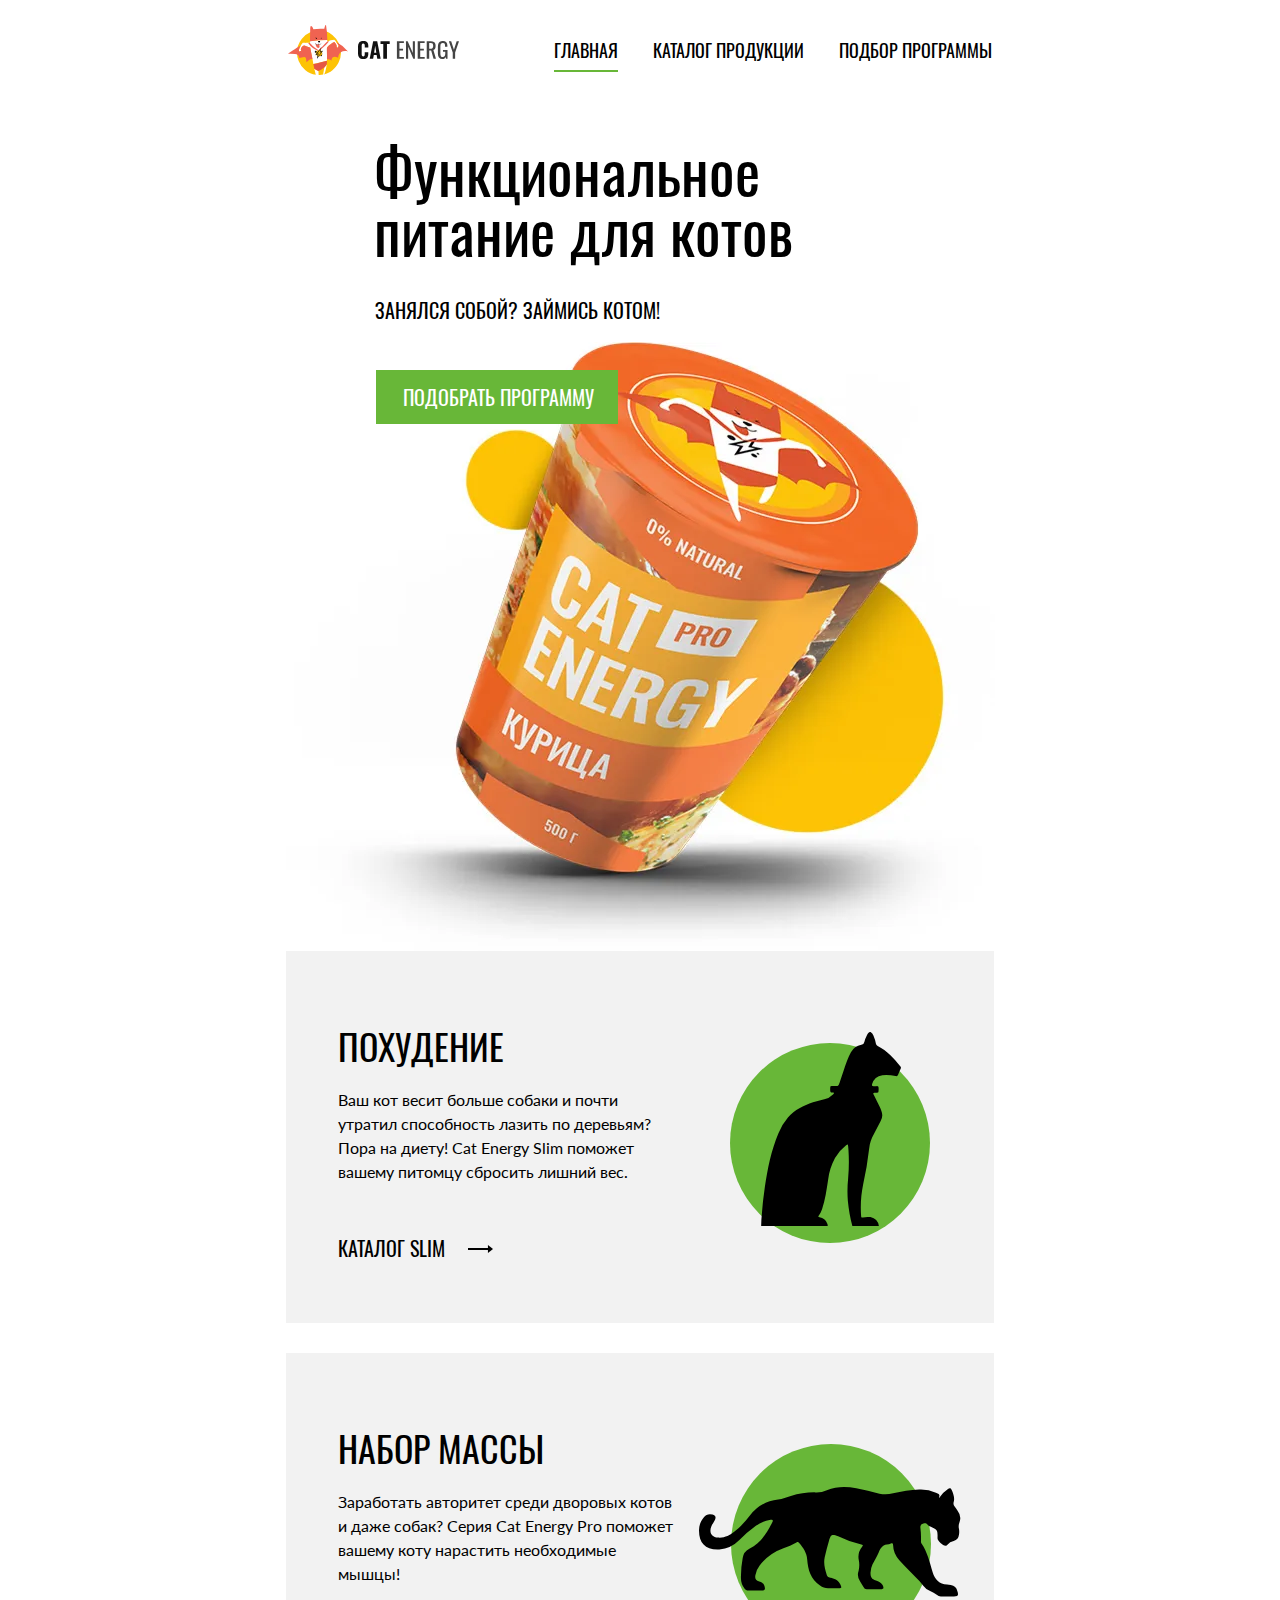
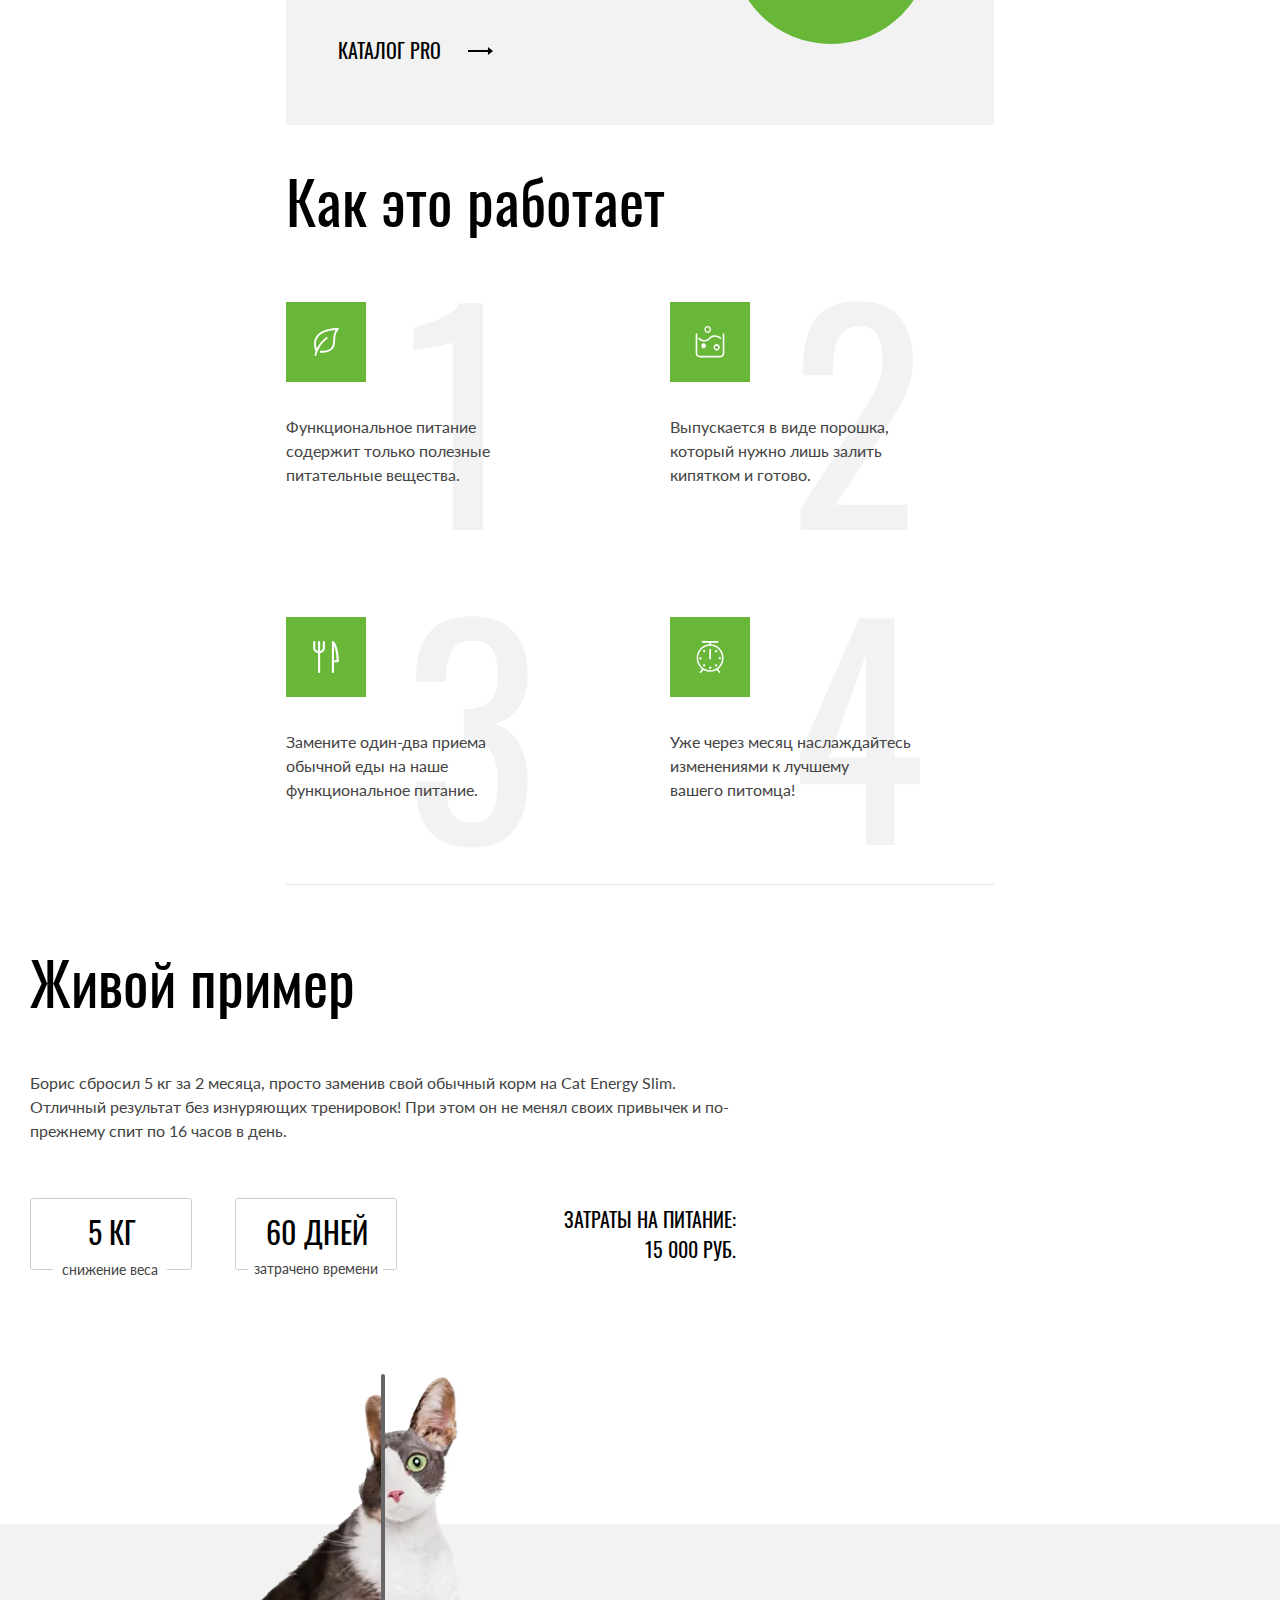
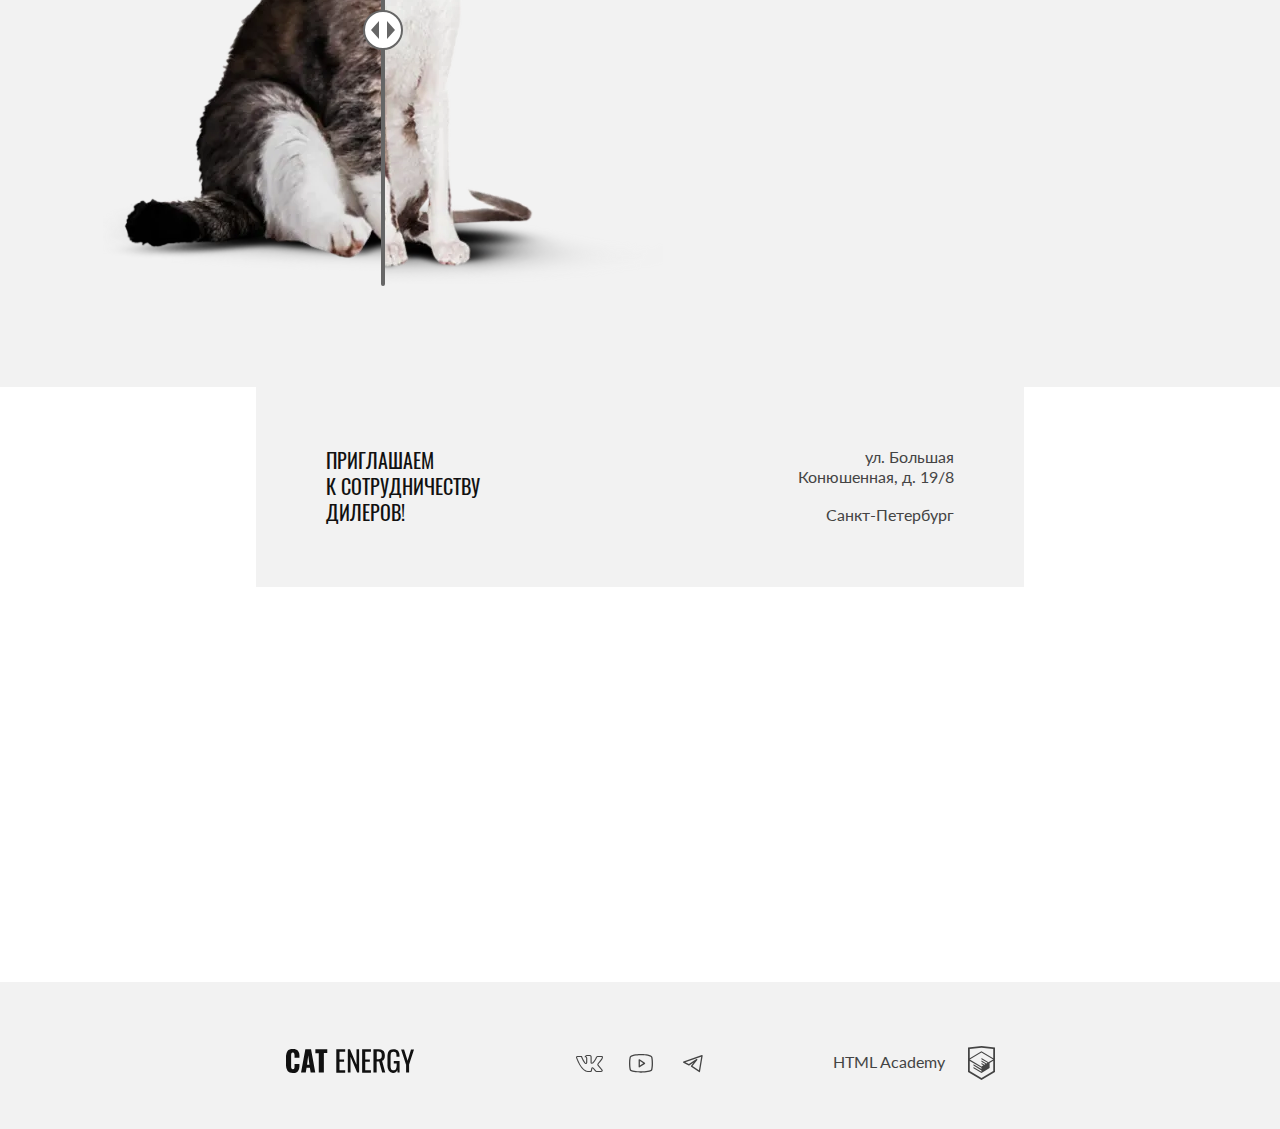
<file: index.html>
<!DOCTYPE html><html class="page" lang="ru"><head><meta charset="UTF-8"><title>Cat Energy</title><meta name="viewport" content="width=device-width,initial-scale=1"><link rel="stylesheet" href="styles/styles.css"><link rel="icon" href="favicon.ico"><link rel="icon" href="favicons/icon.svg" type="image/svg+xml"><link rel="apple-touch-icon" href="favicons/180.png"><link rel="manifest" href="manifest.webmanifest"><link rel="preload" href="fonts/lato/Lato-Regular.woff2" as="font" type="font/woff2" crossorigin="anonymous"><link rel="preload" href="fonts/oswald/oswaldregular.woff2" as="font" type="font/woff2" crossorigin="anonymous"><script src="scripts/index.js" defer="defer"></script></head><body class="page__body"><header class="page__header header" data-test="header"><nav class="header__wrapper nav nav--main"><a class="nav__logo" href="index.html"><picture><source media="(min-width: 1440px)" srcset="images/vector/logo-cat-desktop.svg" type="image/svg+xml" width="70" height="59"><source media="(min-width: 768px)" srcset="images/vector/logo-cat-tablet.svg" type="image/svg+xml" width="60" height="50"><img class="nav__logo-icon" src="images/vector/logo-cat-mobile.svg" width="33" height="38" alt="Логотип Cat Energy"></picture><picture><source media="(min-width: 1440px)" srcset="images/vector/logo-text-tablet.svg" type="image/svg+xml" width="118" height="21"><source media="(min-width: 768px)" srcset="images/vector/logo-text-tablet.svg" type="image/svg+xml" width="101" height="18"><img class="nav__logo-text" src="images/vector/logo-text-mobile.svg" width="101" height="18" alt="Логотип Cat Energy текстовый"></picture></a><button class="nav__menu-button" type="button" aria-label="Меню переключения"><span class="nav__menu-button-line"></span> <span class="visually-hidden">Открыть меню</span></button><ul class="nav__list-inner nav__list-inner--nojs"><li class="nav__item nav__item--current"><a class="nav__link" href="index.html">Главная</a></li><li class="nav__item"><a class="nav__link" href="catalog.html">Каталог продукции</a></li><li class="nav__item"><a class="nav__link" href="#">Подбор программы</a></li></ul></nav></header><main class="main-container"><section class="hero" data-test="hero"><div class="hero__wrapper"><h2 class="hero__title">Функциональное<br>питание для котов</h2><p class="hero__description">Занялся собой? Займись котом!</p><button class="hero__description-button" type="button">Подобрать программу</button><picture><source media="(min-width: 1440px)" width="559" height="499" type="image/webp" srcset="images/hero/hero-product-desktop@1x.webp, images/hero/hero-product-desktop@2x.webp 2x"><source media="(min-width: 768px)" width="709" height="609" type="image/webp" srcset="images/hero/hero-product-tablet@1x.webp, images/hero/hero-product-tablet@2x.webp 2x"><source width="280" height="270" type="image/webp" srcset="images/hero/hero-product-mobile@1x.webp, images/hero/hero-product-mobile@2x.webp 2x"><source media="(min-width: 1440px)" width="559" height="499" type="image/png" srcset="images/hero/hero-product-desktop@1x.png, images/hero/hero-product-desktop@2x.png 2x"><source media="(min-width: 768px)" width="709" height="609" type="image/png" srcset="images/hero/hero-product-tablet@1x.png, images/hero/hero-product-tablet@2x.png 2x"><img class="hero__main-img" width="280" height="270" src="images/hero/hero-product-mobile@1x.png" srcset="images/hero/hero-product-mobile@1x.png, images/hero/hero-product-mobile@2x.png 2x" alt="Оранжевая банка Cat energy"></picture></div></section><section class="programs" data-test="programs"><h2 class="visually-hidden">Выбор программы</h2><ul class="programs__list"><li class="programs__item program program--slim"><h3 class="program__title">Похудение</h3><p class="program__description">Ваш кот весит больше собаки и почти утратил способность лазить по деревьям? Пора на диету! Cat Energy Slim поможет вашему питомцу сбросить лишний вес.</p><a class="program__link" href="#">Каталог Slim</a></li><li class="programs__item program program--pro"><h3 class="program__title-secondary">Набор массы</h3><p class="program__description">Заработать авторитет среди дворовых котов и даже собак? Серия Cat Energy Pro поможет вашему коту нарастить необходимые мышцы!</p><a class="program__link" href="#">Каталог Pro</a></li></ul></section><section class="instructions" data-test="instructions"><h2 class="instructions__title">Как это работает</h2><ul class="instructions__list"><li class="instructions__item step step--leaf"><p class="instructions__description-step-content">Функциональное питание содержит только полезные питательные вещества.</p></li><li class="instructions__item step step--pot"><p class="instructions__description-step-content">Выпускается в виде порошка, который нужно лишь залить кипятком и готово.</p></li><li class="instructions__item step step--spoon"><p class="instructions__description-step-content">Замените один-два приема обычной еды на наше функциональное питание.</p></li><li class="instructions__item step step--clock"><p class="instructions__description-step-content">Уже через месяц наслаждайтесь изменениями к лучшему<br class="transfer">вашего питомца!</p></li></ul></section><section class="experience" data-test="experience"><div class="experience__wrapper"><h2 class="experience__title">Живой пример</h2><div class="experience__content"><p class="experience__description">Борис сбросил 5 кг за 2 месяца, просто заменив свой обычный корм на Cat Energy Slim. Отличный результат без изнуряющих тренировок! При этом он не менял своих привычек и по-прежнему спит по 16 часов в день.</p><ul class="experience__list"><li class="experience__item"><p class="experience__caption-primary">5 кг</p><p class="experience__caption-secondary">Снижение веса</p></li><li class="experience__item"><p class="experience__caption-primary">60 дней</p><p class="experience__caption-secondary experience__caption-secondary--additional">Затрачено времени</p></li></ul><div class="experience__footer costs"><span class="costs__title">Затраты на питание:</span> <span class="costs__description">15 000 руб.</span></div></div><div class="experience__slider slider"><div class="slider__fat"><picture><source media="(min-width: 768px)" width="560" height="512" type="image/webp" srcset="images/slider/slider-cat-before-tablet@1x.webp, images/slider/slider-cat-before-tablet@2x.webp 2x"><source width="280" height="256" type="image/webp" srcset="images/slider/slider-cat-before-mobile@1x.webp, images/slider/slider-cat-before-mobile@2x.webp 2x"><source media="(min-width: 768px)" width="560" height="512" type="image/png" srcset="images/slider/slider-cat-before-tablet@1x.png, images/slider/slider-cat-before-tablet@2x.png 2x"><img class="slider__image slider__image--fat-cat" src="images/slider/slider-cat-before-mobile@1x.png" srcset="images/slider/slider-cat-before-mobile@2x.png 2x" width="280" height="256" alt="Кот до приема Cat Energy"></picture></div><button class="slider__toggle" type="button"><span class="visually-hidden">Ползунок</span></button><div class="slider__slim"><picture><source media="(min-width: 768px)" width="560" height="512" type="image/webp" srcset="images/slider/slider-cat-after-tablet@1x.webp, images/slider/slider-cat-after-tablet@2x.webp 2x"><source width="280" height="256" type="image/webp" srcset="images/slider/slider-cat-after-mobile@1x.webp, images/slider/slider-cat-after-mobile@2x.webp 2x"><source media="(min-width: 768px)" width="560" height="512" type="image/png" srcset="images/slider/slider-cat-after-tablet@1x.png, images/slider/slider-cat-after-tablet@2x.png 2x"><img class="slider__image slider__image--slim-cat" src="images/slider/slider-cat-after-mobile@1x.png" srcset="images/slider/slider-cat-after-mobile@2x.png 2x" width="280" height="256" alt="Кот после приема Cat Energy"></picture></div></div></div></section><section class="map" data-test="map"><div class="map__invitation address"><h3 class="address__title">Приглашаем<br>к сотрудничеству дилеров!</h3><p class="address__street">ул. Большая<br>Конюшенная, д. 19/8</p><p class="address__city">Санкт-Петербург</p></div><iframe class="map__frame map__frame--nojs" src="https://www.google.com/maps/embed?pb=!1m18!1m12!1m3!1d3997.2132437005553!2d30.318521171012474!3d59.93866944929408!2m3!1f0!2f0!3f0!3m2!1i1024!2i768!4f13.1!3m3!1m2!1s0x4696310fca145cc1%3A0x42b32648d8238007!2z0JHQvtC70YzRiNCw0Y8g0JrQvtC90Y7RiNC10L3QvdCw0Y8g0YPQuy4sIDE5LzgsINCh0LDQvdC60YIt0J_QtdGC0LXRgNCx0YPRgNCzLCAxOTExODY!5e0!3m2!1sru!2sru!4v1740150907443!5m2!1sru!2sru" width="320" height="362" allowfullscreen="" loading="lazy" referrerpolicy="no-referrer-when-downgrade" title="Расположение компании на карте"></iframe><noscript><picture><source media="(min-width: 1440px)" width="1440" height="400" type="image/webp" srcset="images/map/location-desktop@1x.webp, images/map/location-desktop@2x.webp 2x"><source media="(min-width: 768px)" width="768" height="400" type="image/webp" srcset="images/map/location-tablet@1x.webp, images/map/location-tablet@2x.webp 2x"><source media="(min-width: 320px)" width="320" height="362" type="image/webp" srcset="images/map/location-mobile@1x.webp, images/map/location-mobile@2x.webp 2x"><source media="(min-width: 1440px)" width="1440" height="400" type="image/png" srcset="images/map/location-desktop@1x.png, images/map/location-desktop@2x.png 2x"><source media="(min-width: 768px)" width="768" height="400" type="image/png" srcset="images/map/location-tablet@1x.png, images/map/location-tablet@2x.png 2x"><source media="(min-width: 320px)" width="300" height="362" type="image/png" srcset="images/map/location-mobile@1x.png, images/map/location-mobile@2x.png 2x"><img class="map__image" src="images/map/location-desktop@1x.png" srcset="image/map/location-desktop@2x.png" width="320" height="362" alt="Карта"></picture></noscript></section></main><footer class="footer" data-test="footer"><div class="footer__container"><a class="footer__logo-text" href="#"><picture><img class="footer__image" src="images/vector/footer-logo-text.svg" width="128" height="24" alt="logo"><!-- все верно? --></picture></a><ul class="footer__social social"><li class="social__item"><a class="social__link social__link--vk" href="https://vk.com/htmlacademy"><span class="visually-hidden">Vkontakte</span></a></li><li class="social__item"><a class="social__link social__link--yt" href="https://www.youtube.com/channel/UChUxTMjJGo-JDRY8pNTGL2g"><span class="visually-hidden">Youtube</span></a></li><li class="social__item"><a class="social__link social__link--tg" href="https://t.me/s/htmlacademy"><span class="visually-hidden">Telegram</span></a></li></ul><a class="footer__copyright" href="https://htmlacademy.ru/intensive/adaptive"><span class="footer__text">HTML Academy</span></a></div></footer></body></html>
</file>
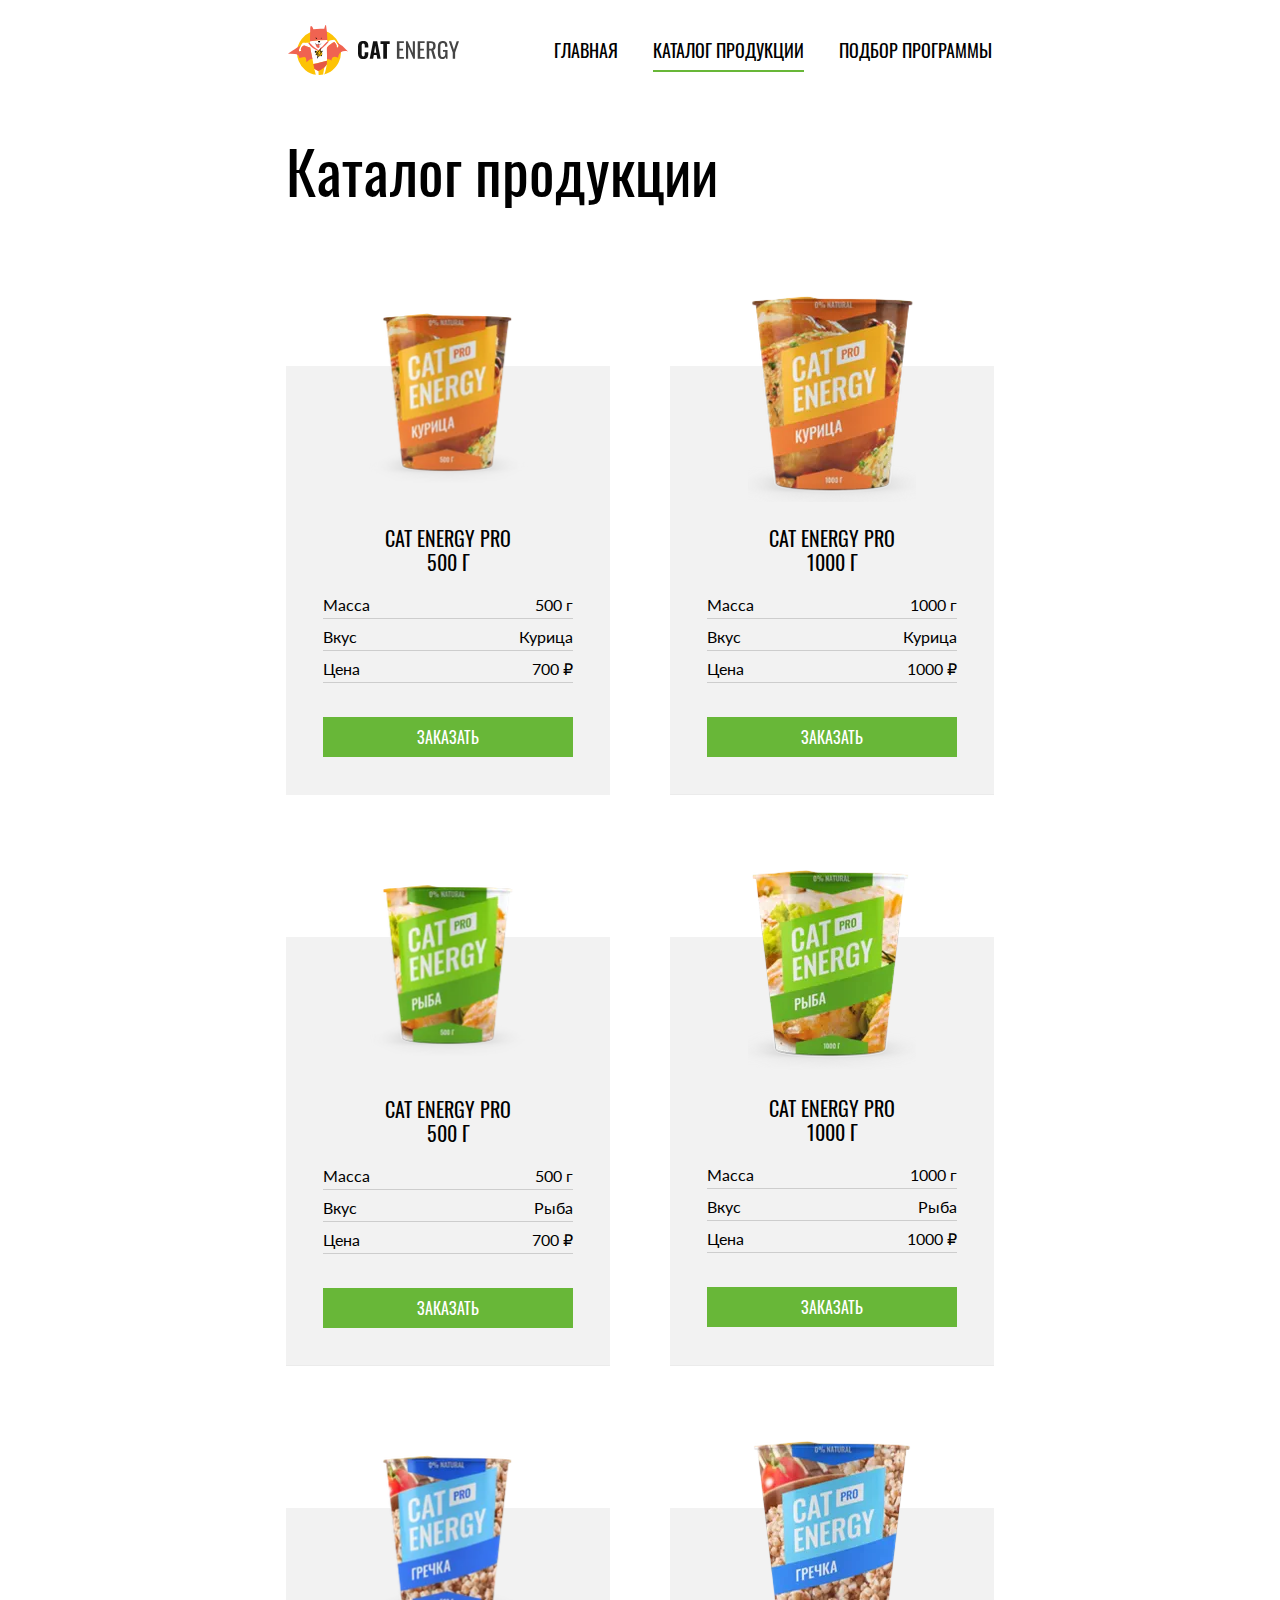
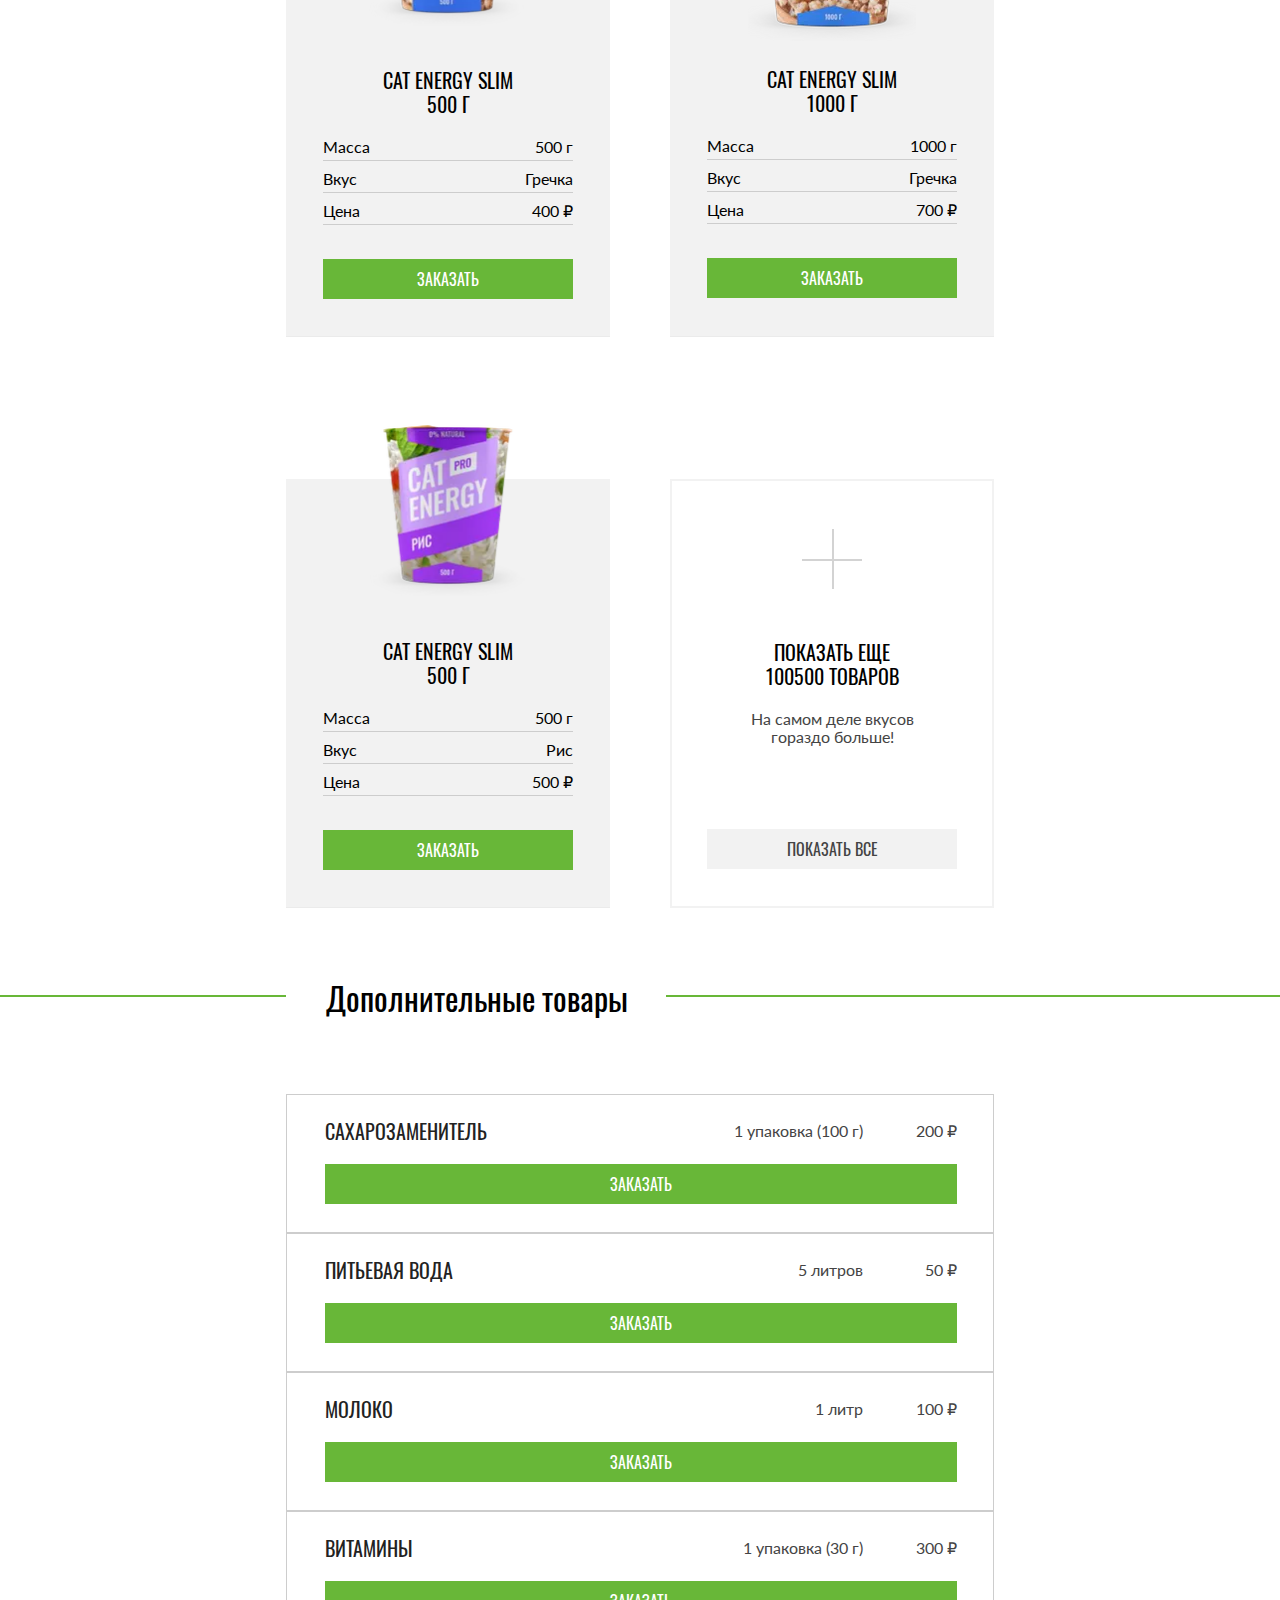
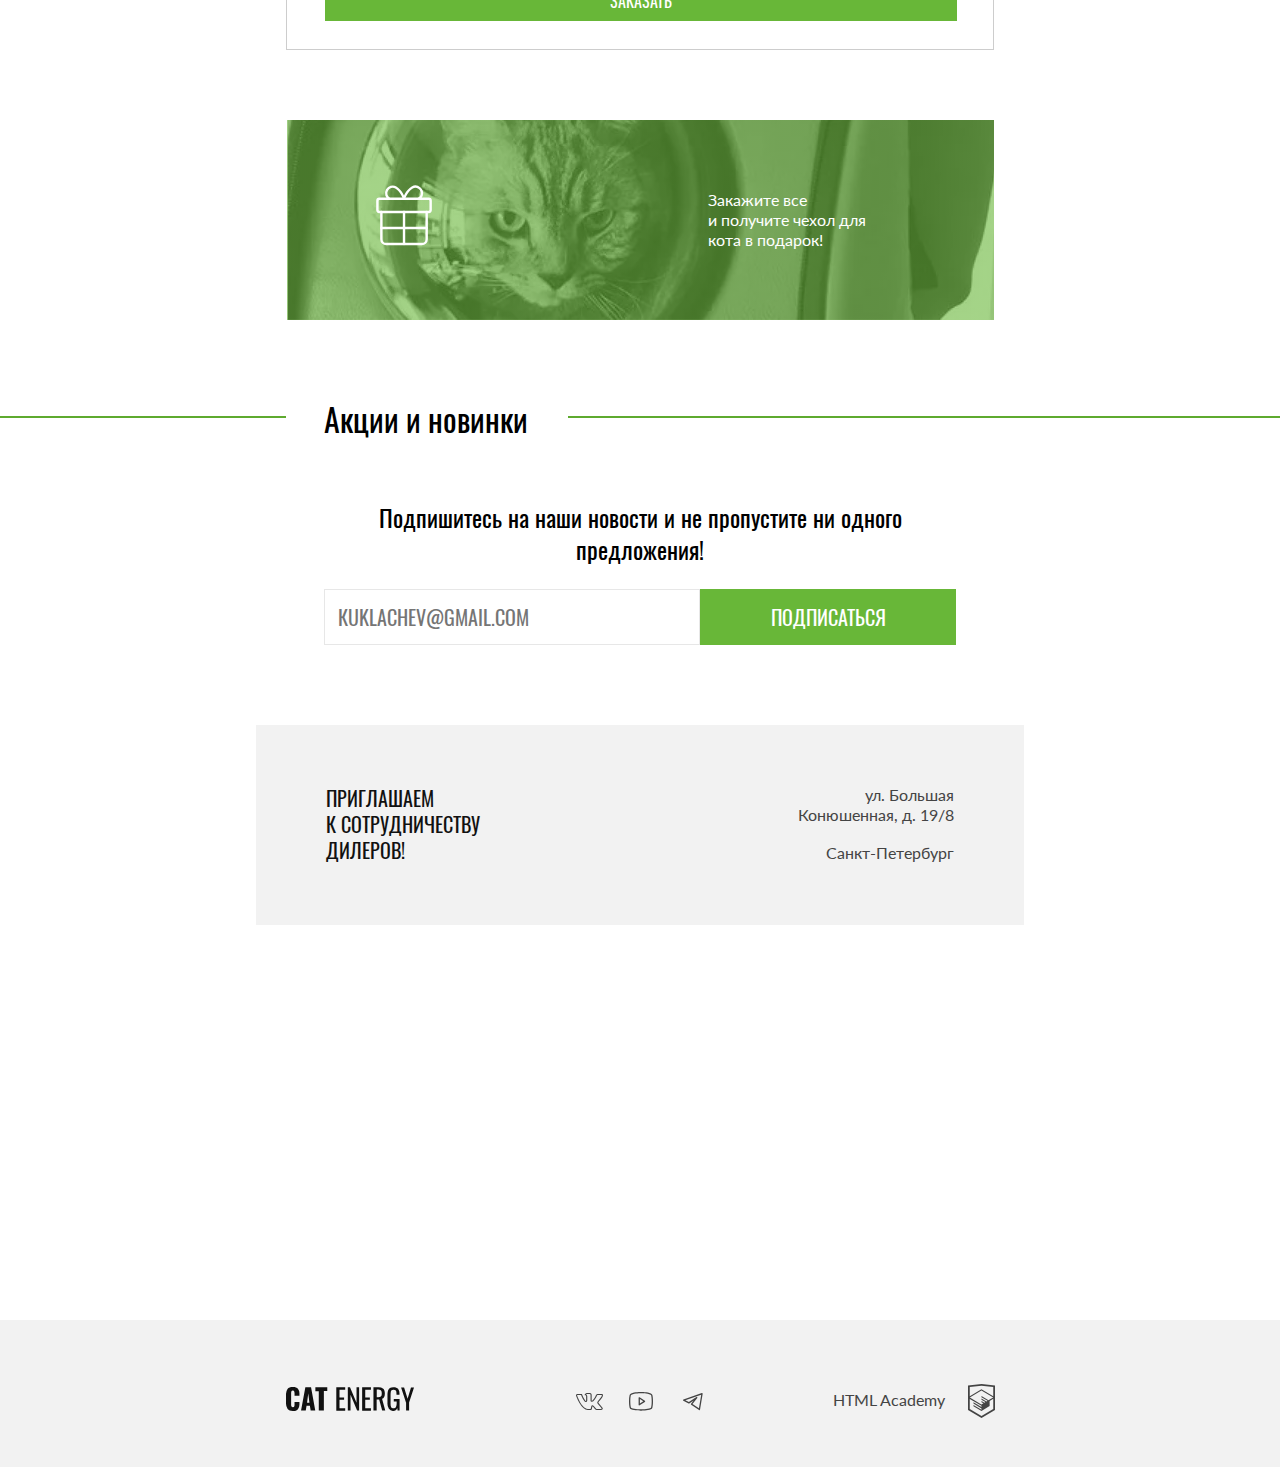
<file: catalog.html>
<!DOCTYPE html><html class="page" lang="ru"><head><meta charset="UTF-8"><title>Cat Energy</title><meta name="viewport" content="width=device-width,initial-scale=1"><link rel="stylesheet" href="styles/styles.css"><link rel="icon" href="favicon.ico"><link rel="icon" href="favicons/icon.svg" type="image/svg+xml"><link rel="apple-touch-icon" href="favicons/180.png"><link rel="manifest" href="manifest.webmanifest"><link rel="preload" href="fonts/lato/Lato-Regular.woff2" as="font" type="font/woff2" crossorigin="anonymous"><link rel="preload" href="fonts/oswald/oswaldregular.woff2" as="font" type="font/woff2" crossorigin="anonymous"><script src="scripts/index.js" defer="defer"></script></head><body class="page__body"><header class="page__header header header--inner" data-test="header"><nav class="header__wrapper nav"><a class="nav__logo" href="index.html"><picture><source media="(min-width: 1440px)" srcset="images/vector/logo-cat-desktop.svg" type="image/svg+xml" width="70" height="59"><source media="(min-width: 768px)" srcset="images/vector/logo-cat-tablet.svg" type="image/svg+xml" width="60" height="50"><img class="nav__logo-icon" src="images/vector/logo-cat-mobile.svg" width="33" height="38" alt="Логотип Cat Energy"></picture><picture><source media="(min-width: 1440px)" srcset="images/vector/logo-text-tablet.svg" type="image/svg+xml" width="118" height="21"><source media="(min-width: 768px)" srcset="images/vector/logo-text-tablet.svg" type="image/svg+xml" width="101" height="18"><img class="nav__logo-text" src="images/vector/logo-text-mobile.svg" width="101" height="18" alt="Логотип Cat Energy текстовый"></picture></a><button class="nav__menu-button" type="button" aria-label="Меню переключения"><span class="nav__menu-button-line"></span> <span class="visually-hidden">Открыть меню</span></button><ul class="nav__list-inner nav__list-inner--nojs"><li class="nav__item"><a class="nav__link" href="index.html">Главная</a></li><li class="nav__item nav__item--current"><a class="nav__link" href="catalog.html">Каталог продукции</a></li><li class="nav__item"><a class="nav__link" href="#">Подбор программы</a></li></ul></nav></header><main class="main-container"><section class="catalog" data-test="catalog"><h2 class="catalog__title">Каталог продукции</h2><ul class="catalog__list"><li class="catalog__item card"><a class="card__link-image" href="#"><picture><source media="(min-width: 768px)" width="161" height="172" type="image/webp" srcset="images/product/product-chicken-500g-tablet@1x.webp, images/product/product-chicken-500g-tablet@2x.webp 2x"><source media="(min-width: 320px)" width="68" height="86" type="image/webp" srcset="images/product/product-chicken-500g-mobile@1x.webp, images/product/product-chicken-500g-mobile@2x.webp 2x"><source media="(min-width: 768px)" width="161" height="172" type="image/png" srcset="images/product/product-chicken-500g-tablet@1x.png, images/product/product-chicken-500g-tablet@2x.png 2x"><img class="card__image" src="images/product/product-chicken-500g-mobile@1x.png" srcset="images/product/product-chicken-500g-mobile@2x.png 2x" width="161" height="172" alt="Упаковка Cat Energy PRO 500 г с курицей"></picture></a><a class="card__link-title" href="#"><h3 class="card__title">cat energy pro 500 г</h3></a><ul class="card__list"><li class="card__item"><span class="card__measure">Масса</span> <span class="card__value">500 г</span></li><li class="card__item"><span class="card__measure">Вкус</span> <span class="card__value">Курица</span></li><li class="card__item"><span class="card__measure">Цена</span> <span class="card__value">700 &#8381;</span></li></ul><a class="card__link card__link--button" href="#">Заказать</a></li><li class="catalog__item card"><a class="card__link-image" href="#"><picture><source media="(min-width: 1440px)" width="172" height="196" type="image/webp" srcset="images/product/product-chicken-1000g-desktop@1x.webp, images/product/product-chicken-1000g-desktop@2x.webp 2x"><source media="(min-width: 768px)" width="168" height="206" type="image/webp" srcset="images/product/product-chicken-1000g-tablet@1x.webp, images/product/product-chicken-1000g-tablet@2x.webp 2x"><source media="(min-width: 320px)" width="84" height="100" type="image/webp" srcset="images/product/product-chicken-1000g-mobile@1x.webp, images/product/product-chicken-1000g-mobile@2x.webp 2x"><source media="(min-width: 1440px)" width="172" height="196" type="image/png" srcset="images/product/product-chicken-1000g-desktop@1x.png, images/product/product-chicken-1000g-desktop@2x.png 2x"><source media="(min-width: 768px)" width="168" height="206" type="image/png" srcset="images/product/product-chicken-1000g-tablet@1x.png, images/product/product-chicken-1000g-tablet@2x.png 2x"><img class="card__image" src="images/product/product-chicken-1000g-mobile@1x.png" srcset="images/product/product-chicken-1000g-mobile@2x.png 2x" width="172" height="196" alt="Упаковка Cat Energy PRO 1000 г с курицей"></picture></a><a class="card__link-title" href="#"><h3 class="card__title">cat energy pro 1000 г</h3></a><ul class="card__list"><li class="card__item"><span class="card__measure">Масса</span> <span class="card__value">1000 г</span></li><li class="card__item"><span class="card__measure">Вкус</span> <span class="card__value">Курица</span></li><li class="card__item"><span class="card__measure">Цена</span> <span class="card__value">1000 &#8381;</span></li></ul><a class="card__link card__link--button" href="#">Заказать</a></li><li class="catalog__item card"><a class="card__link-image" href="#"><picture><source media="(min-width: 768px)" width="163" height="174" type="image/webp" srcset="images/product/product-fish-500g-tablet@1x.webp, images/product/product-fish-500g-tablet@2x.webp 2x"><source media="(min-width: 320px)" width="68" height="78" type="image/webp" srcset="images/product/product-fish-500g-mobile@1x.webp, images/product/product-fish-500g-mobile@2x.webp 2x"><source media="(min-width: 768px)" width="168" height="206" type="image/png" srcset="images/product/product-fish-500g-tablet@1x.png, images/product/product-fish-500g-tablet@2x.png 2x"><img class="card__image" src="images/product/product-fish-500g-mobile@1x.png" srcset="images/product/product-fish-500g-mobile@2x.png 2x" width="163" height="174" alt="Упаковка Cat Energy PRO 500 г с рыбой"></picture></a><a class="card__link-title" href="#"><h3 class="card__title">cat energy pro 500 г</h3></a><ul class="card__list"><li class="card__item"><span class="card__measure">Масса</span> <span class="card__value">500 г</span></li><li class="card__item"><span class="card__measure">Вкус</span> <span class="card__value">Рыба</span></li><li class="card__item"><span class="card__measure">Цена</span> <span class="card__value">700 &#8381;</span></li></ul><a class="card__link card__link--button" href="#">Заказать</a></li><li class="catalog__item card"><a class="card__link-image" href="#"><picture><source media="(min-width: 1440px)" width="172" height="196" type="image/webp" srcset="images/product/product-fish-1000g-desktop@1x.webp, images/product/product-fish-1000g-desktop@2x.webp 2x"><source media="(min-width: 768px)" width="168" height="200" type="image/webp" srcset="images/product/product-fish-1000g-tablet@1x.webp, images/product/product-fish-1000g-tablet@2x.webp 2x"><source media="(min-width: 320px)" width="84" height="100" type="image/webp" srcset="images/product/product-fish-1000g-mobile@1x.webp, images/product/product-fish-1000g-mobile@2x.webp 2x"><source media="(min-width: 1440px)" width="172" height="196" type="image/png" srcset="images/product/product-fish-1000g-desktop@1x.png, images/product/product-fish-1000g-desktop@2x.png 2x"><source media="(min-width: 768px)" width="168" height="200" type="image/png" srcset="images/product/product-fish-1000g-tablet@1x.png, images/product/product-fish-1000g-tablet@2x.png 2x"><img class="card__image" src="images/product/product-fish-1000g-mobile@1x.png" srcset="images/product/product-fish-1000g-mobile@2x.png 2x" width="172" height="196" alt="Упаковка Cat Energy PRO 1000 г с рыбой"></picture></a><a class="card__link-title" href="#"><h3 class="card__title">cat energy pro 1000 г</h3></a><ul class="card__list"><li class="card__item"><span class="card__measure">Масса</span> <span class="card__value">1000 г</span></li><li class="card__item"><span class="card__measure">Вкус</span> <span class="card__value">Рыба</span></li><li class="card__item"><span class="card__measure">Цена</span> <span class="card__value">1000 &#8381;</span></li></ul><a class="card__link card__link--button" href="#">Заказать</a></li><li class="catalog__item card"><a class="card__link-image" href="#"><picture><source media="(min-width: 768px)" width="161" height="171" type="image/webp" srcset="images/product/product-buckwheat-500g-tablet@1x.webp, images/product/product-buckwheat-500g-tablet@2x.webp 2x"><source media="(min-width: 320px)" width="68" height="78" type="image/webp" srcset="images/product/product-buckwheat-500g-mobile@1x.webp, images/product/product-buckwheat-500g-mobile@2x.webp 2x"><source media="(min-width: 768px)" width="161" height="171" type="image/png" srcset="images/product/product-buckwheat-500g-tablet@1x.png, images/product/product-buckwheat-500g-tablet@2x.png 2x"><img class="card__image" src="images/product/product-buckwheat-500g-mobile@1x.png" srcset="images/product/product-buckwheat-500g-mobile@2x.png 2x" width="68" height="78" alt="Упаковка Cat Energy Slim 500 г с гречкой"></picture></a><a class="card__link-title" href="#"><h3 class="card__title">cat energy slim 500 г</h3></a><ul class="card__list"><li class="card__item"><span class="card__measure">Масса</span> <span class="card__value">500 г</span></li><li class="card__item"><span class="card__measure">Вкус</span> <span class="card__value">Гречка</span></li><li class="card__item"><span class="card__measure">Цена</span> <span class="card__value">400 &#8381;</span></li></ul><a class="card__link card__link--button" href="#">Заказать</a></li><li class="catalog__item card"><a class="card__link-image" href="#"><picture><source media="(min-width: 1440px)" width="172" height="196" type="image/webp" srcset="images/product/product-buckwheat-1000g-desktop@1x.webp, images/product/product-buckwheat-1000g-desktop@2x.webp 2x"><source media="(min-width: 768px)" width="168" height="200" type="image/webp" srcset="images/product/product-buckwheat-1000g-tablet@1x.webp, images/product/product-buckwheat-1000g-tablet@2x.webp 2x"><source media="(min-width: 320px)" width="84" height="100" type="image/webp" srcset="images/product/product-buckwheat-1000g-mobile@1x.webp, /images/product/product-buckwheat-1000g-mobile@2x.webp 2x"><source media="(min-width: 1440px)" width="172" height="196" type="image/png" srcset="images/product/product-buckwheat-1000g-desktop@1x.png, images/product/product-buckwheat-1000g-desktop@2x.png 2x"><source media="(min-width: 768px)" width="168" height="200" type="image/png" srcset="images/product/product-buckwheat-1000g-tablet@1x.png, images/product/product-buckwheat-1000g-tablet@2x.png 2x"><img class="card__image" src="images/product/product-buckwheat-1000g-mobile@1x.png" srcset="images/product/product-buckwheat-1000g-mobile@2x.png 2x" width="84" height="100" alt="Упаковка Cat Energy Slim 1000 г с гречкой"></picture></a><a class="card__link-title" href="#"><h3 class="card__title">cat energy slim 1000 г</h3></a><ul class="card__list"><li class="card__item"><span class="card__measure">Масса</span> <span class="card__value">1000 г</span></li><li class="card__item"><span class="card__measure">Вкус</span> <span class="card__value">Гречка</span></li><li class="card__item"><span class="card__measure">Цена</span> <span class="card__value">700 &#8381;</span></li></ul><a class="card__link card__link--button" href="#">Заказать</a></li><li class="catalog__item card"><a class="card__link-image" href="#"><picture><source media="(min-width: 768px)" width="163" height="174" type="image/webp" srcset="images/product/product-rice-500g-tablet@1x.webp, images/product/product-rice-500g-tablet@2x.webp 2x"><source media="(min-width: 320px)" width="72" height="84" type="image/webp" srcset="images/product/product-rice-500g-mobile@1x.webp, images/product/product-rice-500g-mobile@2x.webp 2x"><source media="(min-width: 768px)" width="163" height="174" type="image/png" srcset="images/product/product-rice-500g-tablet@1x.png, images/product/product-rice-500g-tablet@2x.png 2x"><img class="card__image" src="images/product/product-rice-500g-mobile@1x.png" srcset="images/product/product-rice-500g-mobile@2x.png 2x" width="72" height="84" alt="Упаковка Cat Energy Slim 500 г с рисом"></picture></a><a class="card__link-title" href="#"><h3 class="card__title">cat energy slim 500 г</h3></a><ul class="card__list"><li class="card__item"><span class="card__measure">Масса</span> <span class="card__value">500 г</span></li><li class="card__item"><span class="card__measure">Вкус</span> <span class="card__value">Рис</span></li><li class="card__item"><span class="card__measure">Цена</span> <span class="card__value">500 &#8381;</span></li></ul><a class="card__link card__link--button" href="#">Заказать</a></li><li class="catalog__item card card--add"><h3 class="card__title card__title-current">Показать еще 100500 товаров</h3><p class="card__content card__content-current">На самом деле вкусов гораздо больше!</p><a class="card__link button button--accent" href="#">Показать все</a></li></ul></section><section class="additional-products" data-test="additional-products"><h2 class="additional-products__headline">Дополнительные товары</h2><ul class="additional-products__list"><li class="additional-products__item product"><h3 class="additional-products__title">Сахарозаменитель</h3><span class="product__volume">1 упаковка (100 г)</span> <span class="product__price">200 &#8381;</span> <a class="product__link button button--product" href="#">Заказать</a></li><li class="additional-products__item product"><h3 class="additional-products__title">Питьевая вода</h3><span class="product__volume">5 литров</span> <span class="product__price">50 &#8381;</span> <a class="product__link button button--product" href="#">Заказать</a></li><li class="additional-products__item product"><h3 class="additional-products__title">Молоко</h3><span class="product__volume">1 литр</span> <span class="product__price">100 &#8381;</span> <a class="product__link button button--product" href="#">Заказать</a></li><li class="additional-products__item product"><h3 class="additional-products__title">Витамины</h3><span class="product__volume">1 упаковка (30 г)</span> <span class="product__price">300 &#8381;</span> <a class="product__link button button--product" href="#">Заказать</a></li></ul><div class="additional-products__image promo"><p class="promo__description">Закажите все<br>и получите чехол для кота в подарок!</p></div></section><section class="subscription" data-test="subscription"><h2 class="subscription__title">Акции и новинки</h2><p class="subscription__description">Подпишитесь на наши новости и не пропустите ни одного предложения!</p><form class="subscription__form" action="https://echo.htmlacademy.ru/" method="post"><label><span class="visually-hidden">Поле ввода электронной почты"</span> <input class="subscription__input" type="text" name="email" id="email" placeholder="кuklachev@gmail.com"></label> <button class="subscription__button subscription__button-subscribe" type="submit">Подписаться</button></form></section><section class="map" data-test="map"><div class="map__invitation address"><h3 class="address__title">Приглашаем<br>к сотрудничеству дилеров!</h3><p class="address__street">ул. Большая<br>Конюшенная, д. 19/8</p><p class="address__city">Санкт-Петербург</p></div><iframe class="map__frame map__frame--nojs" src="https://www.google.com/maps/embed?pb=!1m18!1m12!1m3!1d3997.2132437005553!2d30.318521171012474!3d59.93866944929408!2m3!1f0!2f0!3f0!3m2!1i1024!2i768!4f13.1!3m3!1m2!1s0x4696310fca145cc1%3A0x42b32648d8238007!2z0JHQvtC70YzRiNCw0Y8g0JrQvtC90Y7RiNC10L3QvdCw0Y8g0YPQuy4sIDE5LzgsINCh0LDQvdC60YIt0J_QtdGC0LXRgNCx0YPRgNCzLCAxOTExODY!5e0!3m2!1sru!2sru!4v1740150907443!5m2!1sru!2sru" width="600" height="450" allowfullscreen="" loading="lazy" referrerpolicy="no-referrer-when-downgrade" title="Расположение компании на карте"></iframe><noscript><picture><source media="(min-width: 1440px)" width="1440" height="400" type="image/webp" srcset="images/map/location-desktop@1x.webp, images/map/location-desktop@2x.webp 2x"><source media="(min-width: 768px)" width="768" height="400" type="image/webp" srcset="images/map/location-tablet@1x.webp, images/map/location-tablet@2x.webp 2x"><source media="(min-width: 320px)" width="320" height="362" type="image/webp" srcset="images/map/location-mobile@1x.webp, images/map/location-mobile@2x.webp 2x"><source media="(min-width: 1440px)" width="1440" height="400" type="image/png" srcset="images/map/location-desktop@1x.png, images/map/location-desktop@2x.png 2x"><source media="(min-width: 768px)" width="768" height="400" type="image/png" srcset="images/map/location-tablet@1x.png, images/map/location-tablet@2x.png 2x"><source media="(min-width: 320px)" width="300" height="362" type="image/png" srcset="images/map/location-mobile@1x.png, images/map/location-mobile@2x.png 2x"><img class="map__image" src="images/map/location-desktop@1x.png" srcset="image/map/location-desktop@2x.png" width="320" height="362" alt="Карта"></picture></noscript></section></main><footer class="footer" data-test="footer"><div class="footer__container"><a class="footer__logo-text" href="#"><picture><img class="footer__image" src="images/vector/footer-logo-text.svg" width="128" height="24" alt="logo"></picture></a><ul class="footer__social social"><li class="social__item"><a class="social__link social__link--vk" href="https://vk.com/htmlacademy"><span class="visually-hidden">Vkontakte</span></a></li><li class="social__item"><a class="social__link social__link--yt" href="https://www.youtube.com/channel/UChUxTMjJGo-JDRY8pNTGL2g"><span class="visually-hidden">Youtube</span></a></li><li class="social__item"><a class="social__link social__link--tg" href="https://t.me/s/htmlacademy"><span class="visually-hidden">Telegram</span></a></li></ul><a class="footer__copyright" href="https://htmlacademy.ru/intensive/adaptive"><span class="footer__text">HTML Academy</span></a></div></footer></body></html>
</file>
<file: styles/styles.css>
*,:before,:after{box-sizing:border-box}picture{display:contents}@font-face{font-family:Lato;font-weight:400;font-style:normal;src:url(../fonts/lato/Lato-Regular.woff2)format("woff2");font-display:swap}@font-face{font-family:Oswald;font-weight:400;font-style:normal;src:url(../fonts/oswald/oswaldregular.woff2)format("woff2");font-display:swap}.visually-hidden{-webkit-clip-path:inset(100%);clip-path:inset(100%);clip:rect(0 0 0 0);border:0;width:1px;height:1px;margin:-1px;padding:0;position:absolute;overflow:hidden}.button{color:#fff;text-align:center;cursor:pointer;text-transform:uppercase;background-color:#68b738;border:none;min-width:169px;min-height:40px;margin:15px 0 19px;padding:10px 63.5px;font-family:Oswald ,Arial,sans-serif;font-size:16px;font-weight:400;line-height:20px}.button:hover{background-color:#5eaa2f}.button:focus{color:#d24899;outline:none}.button:active{color:#ffffff4d;background-color:#5eaa2f}@media (width>=768px){.button{height:40px;margin:0}}@media (width>=1440px){.button{grid:-2px/-1px;width:100%;height:40px;margin:0}}.button--accent{color:#444;text-transform:uppercase;background-color:#f2f2f2;margin:0;padding:10px 39px}.button--accent:hover{color:#444;background-color:#ebebeb}.button--accent:active{opacity:.7}@media (width>=320px){.button--accent{width:280px;height:40px;text-decoration:none}}@media (width>=768px){.button--accent{width:250px;min-height:40px;margin:0;text-decoration:none}}@media (width>=1440px){.button--accent{width:169px;min-height:40px}}.button--product{grid-column:1/-1}@media (width>=320px){.button--product{width:280px;height:40px}}@media (width>=768px){.button--product{width:632px;min-height:40px}}@media (width>=1440px){.button--product{grid-column:-2/-1;width:244px;min-height:40px}}.page__body{background-color:#fff;margin:0;padding:0}@media (width>=320px){.page__body{margin:0}}@media (width>=768px){.page__body{margin:0}}@media (width>=1440px){.page__body{margin:0}}@media (width>=320px){.header{width:320px;min-height:65px;margin:0 auto;padding:13px 21px 13px 20px}}@media (width>=768px){.header{flex-flow:wrap;justify-content:space-between;align-items:center;width:704px;min-height:50px;margin:0 auto;padding:25px 0 0;display:flex}.header .nav__menu-button{display:none}.header .nav__list-inner{margin:0}}@media (width>=1440px){.header{flex-flow:wrap;justify-content:space-between;align-items:center;width:1220px;min-height:59px;margin:55px 0 0;padding:0;display:flex;position:absolute;left:50%;transform:translate(-50%)}.header .nav__logo-text{margin:0 0 0 13px}.header .nav__list-inner{margin:0}}.header--inner{margin:0 auto;position:static;transform:none}@media (width>=768px){.header--inner{margin:0 auto 65px}}@media (width>=1440px){.header--inner{margin-top:56px;margin-bottom:73px}}.nav{flex-flow:wrap;justify-content:space-between;align-items:center;width:100%;display:flex;position:relative}.nav__list{grid-template-columns:repeat(3,1fr);margin:0;padding:0;list-style-type:none;display:grid}.nav__list-inner{background-color:#fff;flex-flow:column wrap;justify-content:normal;align-items:center;margin:0;padding:0;list-style-type:none;display:none;position:absolute;top:52px;left:-21px;right:-21px}@media (width>=768px){.nav__list-inner{background-color:#0000;flex-direction:row;justify-content:center;gap:35px;margin:0 auto;display:flex;position:static}}@media (width>=1440px){.nav__list-inner{color:#fff;justify-content:end;gap:34px;width:485px;display:flex}}.nav__item{margin:0;padding:20px 0;position:relative}@media (width<=767px){.nav__item{text-align:center;border-top:1px solid #e6e6e6;width:100%}}@media (width>=768px){.nav__item{padding:0}}@media (width>=1440px){.nav__item{margin:0;padding:0}}.nav__logo{flex-flow:row;align-items:center;margin:0;text-decoration:none;display:flex}@media (width<=767px){.nav__logo{width:calc(100% - 31px)}}@media (width>=768px){.nav__logo .nav__logo-icon{margin-right:10px}}@media (width>=1440px){.nav__logo .nav__logo-icon{margin-right:0}}.nav__logo:hover,.nav__logo:focus{opacity:.8}.nav__logo:active{opacity:.6}.nav__logo img{margin-right:auto}.nav__link{color:#000;text-transform:uppercase;letter-spacing:1px;font-family:Oswald ,Arial,sans-serif;font-size:18px;font-weight:400;line-height:24px;text-decoration:none}.nav__link:hover{opacity:.6}.nav__link:focus{opacity:.4}.nav__link:active{opacity:.3}@media (width>=768px){.nav__link{letter-spacing:0}}@media (width>=1440px){.nav__link{color:#000;font-family:Oswald ,Arial,sans-serif;font-size:20px;font-weight:400;line-height:29.64px}.nav--main .nav__link{color:#fff}}@media (width>=768px){.nav__item--current:after{content:"";background-color:#68b738;height:2px;display:block;position:absolute;bottom:-10px;left:0;right:0}}@media (width>=1440px){.nav__item--current:after{content:"";background-color:#68b738;height:2px;display:block;position:absolute;bottom:-10px;left:0;right:0}.nav--main .nav__item--current:after{background-color:#fff}}.nav__menu-button{cursor:pointer;background-color:#0000;border:none;flex-flow:column wrap;place-content:center;align-items:center;row-gap:6px;width:24px;height:24px;padding:0;transition:all .6s;display:flex}.nav__menu-button:hover{opacity:.8}.nav__menu-button:focus{opacity:.6}.nav__menu-button:active{opacity:.7}.nav__menu-button-line,.nav__menu-button:before,.nav__menu-button:after{content:"";background-color:#000;width:24px;height:2px;display:block;position:relative}.nav__menu-button-line:hover,.nav__menu-button:before:hover,.nav__menu-button:after:hover{color:#d24899}@media (width<=767px){.nav__list-inner--nojs{width:100%;margin-top:18px;display:block;position:static}.nav:has(.nav__list-inner--nojs) .nav__menu-button{display:none}}.nav__menu-button--opened .nav__menu-button-line{display:none}.nav__menu-button--opened:before{top:3px;transform:rotate(45deg)}.nav__menu-button--opened:after{top:-4px;transform:rotate(-45deg)}.nav__list-inner--opened{z-index:100;display:flex}@media (width>=320px){.hero{background-color:#0000;background-image:-webkit-linear-gradient(#68b73899 302px,#0000 302px),-webkit-image-set(url(../images/hero/hero-cat-mobile@1x.webp) 1x type("image/webp"),url(../images/hero/hero-cat-mobile@2x.webp) 2x type("image/webp"),url(../images/hero/hero-cat-mobile@1x.png) 1x type("image/png"),url(../images/hero/hero-cat-mobile@2x.png) 2x type("image/png")),-webkit-linear-gradient(#504f55 302px,#0000 302px);background-image:linear-gradient(#68b73899 302px,#0000 302px),image-set("../images/hero/hero-cat-mobile@1x.webp" 1x type("image/webp"),"../images/hero/hero-cat-mobile@2x.webp" 2x type("image/webp"),"../images/hero/hero-cat-mobile@1x.png" 1x type("image/png"),"../images/hero/hero-cat-mobile@2x.png" 2x type("image/png")),linear-gradient(#504f55 302px,#0000 302px);background-position:top;background-repeat:no-repeat;background-size:auto 302px;background-attachment:scroll,scroll,scroll;background-origin:padding-box,padding-box,padding-box;background-clip:border-box,border-box,border-box}}@media (width>=768px){.hero{background:0 0}}@media (width>=1440px){.hero{background-color:#0000;background-image:-webkit-linear-gradient(-90deg,#68b73899 50%,#0000 50%),-webkit-image-set(url(../images/hero/hero-cat-desktop@1x.webp) 1x type("image/webp"),url(../images/hero/hero-cat-desktop@2x.webp) 2x type("image/webp"),url(../images/hero/hero-cat-desktop@1x.png) 1x type("image/png"),url(../images/hero/hero-cat-desktop@2x.png) 2x type("image/png"));background-image:linear-gradient(-90deg,#68b73899 50%,#0000 50%),image-set("../images/hero/hero-cat-desktop@1x.webp" 1x type("image/webp"),"../images/hero/hero-cat-desktop@2x.webp" 2x type("image/webp"),"../images/hero/hero-cat-desktop@1x.png" 1x type("image/png"),"../images/hero/hero-cat-desktop@2x.png" 2x type("image/png"));background-position:0,calc(50% + 521px),0,0;background-repeat:no-repeat;background-size:auto 100%;background-attachment:scroll,scroll;background-origin:padding-box,padding-box;background-clip:border-box,border-box;margin-bottom:82px;padding:100px 0 72px}}.hero__wrapper{flex-flow:column wrap;justify-content:center;align-items:center;display:flex}@media (width>=1440px){.hero__wrapper{width:1220px;margin:0 auto;padding:123px 80px}}.hero__title{color:#fff;text-align:center;margin:27px 0;font-family:Oswald ,Arial,sans-serif;font-size:36px;font-weight:400;line-height:36px}@media (width>=768px){.hero__title{color:#000;text-align:left;margin:0;padding:65px 114px 40px 0;font-family:Oswald ,Arial,sans-serif;font-size:60px;font-weight:400;line-height:60px}}@media (width>=1440px){.hero__title{align-self:baseline;margin:0 0 41px;padding:0}}.hero__description{color:#fff;text-transform:uppercase;text-align:center;margin:0 0 28px;padding:0 3px 0 0;font-family:Oswald ,Arial,sans-serif;font-size:14px;font-weight:400;line-height:14px}@media (width>=768px){.hero__description{color:#000;margin:0;padding:0 246px 21px 0;font-family:Oswald ,Arial,sans-serif;font-size:20px;font-weight:400;line-height:20px}}@media (width>=1440px){.hero__description{align-self:baseline;margin:0 0 41px;padding:0}}@media (width>=320px){.hero__main-img{margin:0}}@media (width>=768px){.hero__main-img{margin:-53px 0 0}}@media (width>=1440px){.hero__main-img{margin:0;position:absolute;top:143px;left:38.5%}}.hero__description-button{text-align:center;text-transform:uppercase;color:#fff;cursor:pointer;background-color:#68b738;border:none;margin-bottom:20px;padding:10px 63.5px;font-family:Oswald ,Arial,sans-serif;font-size:16px;font-weight:400;line-height:20px}.hero__description-button:hover{background-color:#5eaa2f}.hero__description-button:active{color:#ffffff4d;background-color:#5eaa2f}@media (width>=320px){.hero__description-button{order:4;margin-bottom:20px}}@media (width>=768px){.hero__description-button{order:0;width:242px;min-height:53px;margin:0;padding:14px 24px 14px 26px;font-family:Oswald ,Arial,sans-serif;font-size:20px;font-weight:400;line-height:26px;position:relative;top:29px;left:-143px}}@media (width>=1440px){.hero__description-button{width:244px;min-height:54px;margin:0;padding:0;font-family:Oswald ,Arial,sans-serif;font-size:20px;font-weight:400;line-height:26px;position:relative;top:11px;left:-408px}}.main-container{margin:0;padding:0;overflow:hidden}.programs{flex-flow:column wrap;justify-content:space-between;align-items:center;display:flex}@media (width>=768px){.programs{margin-bottom:45px}}@media (width>=1440px){.programs{margin-bottom:72px}}.programs__list{margin:0 0 20px;padding:0;list-style-type:none}@media (width>=768px){.programs__list{margin:0}}@media (width>=1440px){.programs__list{flex-wrap:wrap;gap:80px;max-width:1220px;display:flex}}.program--slim{position:relative}@media (width>=320px){.program--slim{margin:0 0 22px}.program--slim:before{content:"";background-color:#68b738;border-radius:50%;width:50px;height:50px;display:block;position:absolute;top:21px;left:20px}.program--slim:after{content:"";background-image:url(../icons/stack.svg#black-cat-slim);background-repeat:no-repeat;background-size:100%;width:36px;height:50px;display:block;position:absolute;top:20px;left:28px}}@media (width>=768px){.program--slim{margin-bottom:30px}.program--slim:before{content:"";background-color:#68b738;border-radius:50%;width:200px;height:200px;display:block;top:92px;left:444px}.program--slim:after{content:"";background-image:url(../icons/stack.svg#black-cat-slim);background-repeat:no-repeat;background-size:100%;width:140px;height:194px;display:block;position:absolute;top:81px;left:475px}}@media (width>=1440px){.program--slim{margin:0}.program--slim:before{content:"";background-color:#68b738;border-radius:50%;width:100px;height:100px;display:block;top:47px;left:52px}.program--slim:after{content:"";background-image:url(../icons/stack.svg#black-cat-slim);background-repeat:no-repeat;background-size:100%;width:70px;height:97px;display:block;position:absolute;top:41px;left:67px}}.program--pro{margin:0;position:relative}@media (width>=320px){.program--pro:before{content:"";background-color:#68b738;border-radius:50%;width:50px;height:50px;display:block;position:absolute;top:21px;left:20px}.program--pro:after{content:"";background-image:url(../icons/stack.svg#black-cat-pro);background-repeat:no-repeat;background-size:100%;width:67px;height:28px;display:block;position:absolute;top:35px;left:10px}}@media (width>=768px){.program--pro:before{content:"";background-color:#68b738;background-size:100% 100%;border-radius:50%;width:200px;height:200px;display:block;top:91px;left:445px}.program--pro:after{content:"";background-image:url(../icons/stack.svg#black-cat-pro);background-repeat:no-repeat;background-size:100%;width:269px;height:113px;display:block;position:absolute;top:134px;left:411px}}@media (width>=1440px){.program--pro:before{content:"";background-color:#68b738;border-radius:50%;width:100px;height:100px;display:block;top:47px;left:52px}.program--pro:after{content:"";background-image:url(../icons/stack.svg#black-cat-pro);background-repeat:no-repeat;background-size:100%;width:134px;height:57px;display:block;position:absolute;top:67px;left:33px}}@media (width>=320px){.program{background-color:#f2f2f2;width:280px;height:266px;padding:30px 20px 20px}}@media (width>=768px){.program{width:708px;height:372px;padding:77px 63px 53px 52px}}@media (width>=1440px){.program{width:570px;height:374px;padding:41px 61px 59px 52px}}@media (width>=320px){.program__title{text-align:center;text-transform:uppercase;margin:0;padding:0 0 31px 9px;font-family:Oswald ,Arial,sans-serif;font-size:24px;font-weight:400;line-height:37px}}@media (width>=768px){.program__title{text-align:left;padding:0 0 24px;font-family:Oswald ,Arial,sans-serif;font-size:36px;font-weight:400;line-height:36px}}@media (width>=1440px){.program__title{text-align:center;text-transform:uppercase;margin:0;padding:36px 0 73px 31px}}@media (width>=320px){.program__title-secondary{text-align:center;text-transform:uppercase;margin:0;padding:0 0 29px 39px;font-family:Oswald ,Arial,sans-serif;font-size:24px;font-weight:400;line-height:37px}}@media (width>=768px){.program__title-secondary{text-align:left;padding:0 0 24px;font-family:Oswald ,Arial,sans-serif;font-size:36px;font-weight:400;line-height:36px}}@media (width>=1440px){.program__title-secondary{text-align:center;text-transform:uppercase;margin:0;padding:36px 0 73px 72px}}@media (width>=320px){.program__description{color:#444;border-bottom:1px solid #d9d9d9;margin:0;padding:0 0 23px;font-family:Lato,Arial,sans-serif;font-size:14px;font-weight:400;line-height:18px}}@media (width>=768px){.program__description{color:#000;border:none;width:340px;height:96px;margin:0 0 48px;font-family:Lato,Arial,sans-serif;font-size:16px;font-weight:400;line-height:24px}}@media (width>=1440px){.program__description{width:457px;height:72px;margin:0 0 27px;padding:0}}.program__link{color:#000;text-transform:uppercase;width:134px;height:24px;margin:0;padding:10px 0 0;font-family:Oswald ,Arial,sans-serif;font-size:16px;font-weight:400;line-height:29.64px;text-decoration:none;list-style-type:none;display:block}.program__link:focus{color:#d24899;outline:none}.program__link:active{opacity:.7}.program__link:hover:after,.program__link:focus:after{transform:translate(10px)}@media (width>=320px){.program__link:after{content:"";background-image:url(../icons/stack.svg#icon-arrow);background-repeat:no-repeat;width:24px;height:12px;transition:all .5s;display:block;position:relative;bottom:21px;left:109px}.program__link:before{content:"";background-color:#000;width:23px;height:2.4px;display:block;position:relative;top:15.8px;left:102px}}@media (width>=768px){.program__link{padding:0;font-family:Oswald ,Arial,sans-serif;font-size:20px;font-weight:400;line-height:29.64px}.program__link:after{content:"";background-image:url(../icons/stack.svg#icon-arrow);background-repeat:no-repeat;width:24px;height:12px;transition:all .5s;display:block;position:relative;bottom:21px;left:137px}.program__link:before{content:"";background-color:#000;width:23px;height:2.4px;display:block;position:relative;top:15.8px;left:130px}}@media (width>=1440px){.program__link:after{content:"";background-image:url(../icons/stack.svg#icon-arrow);background-repeat:no-repeat;width:24px;height:12px;transition:all .5s;display:block;position:relative;bottom:21px;left:138px}.program__link:before{content:"";background-color:#000;width:23px;height:2.4px;display:block;position:relative;top:15.8px;left:130px}}.instructions{flex-flow:column wrap;justify-content:normal;align-items:center;display:flex}@media (width>=320px){.instructions{width:280px;margin:0 auto 50px}}@media (width>=768px){.instructions{width:708px;margin:0 auto}}@media (width>=1440px){.instructions{width:1220px;margin:0 auto 107px}}.instructions__list{counter-reset:number 0;grid-template-columns:repeat(1,1fr);gap:20px;width:280px;margin:0;padding:0;list-style-type:none;display:grid}@media (width>=768px){.instructions__list{border-bottom:1px solid #e6e6e6;grid-template-columns:repeat(2,1fr);justify-content:center;gap:130px 60px;width:708px;margin:0;padding:0 0 82px;display:grid}}@media (width>=1440px){.instructions__list{border:none;grid-template-columns:230px 246px 248px 250px;gap:83px;padding:0;display:grid}}.instructions__item{display:flex;position:relative}.instructions__item:after{z-index:-1;color:#f2f2f2;font-family:Oswald ,Arial,sans-serif;font-size:280px;font-weight:400;line-height:40px;position:absolute;top:80px;left:130px}@media (width>=768px){.instructions__item{display:block}}.instructions__title{color:#000;align-self:flex-start;margin:0 0 40px;font-family:Oswald ,Arial,sans-serif;font-size:36px;font-weight:400;line-height:40px}@media (width>=768px){.instructions__title{margin:0 0 72px;font-family:Oswald ,Arial,sans-serif;font-size:60px;font-weight:400;line-height:60px}}@media (width>=1440px){.instructions__title{margin:0 0 70px;padding:0}}.instructions__description-step-content{color:#444}@media (width>=320px){.instructions__description-step-content{width:200px;margin:0;padding:2px 0 0;font-family:Lato,Arial,sans-serif;font-size:14px;font-weight:400;line-height:18px}}@media (width>=768px){.instructions__description-step-content{width:245px;font-family:Lato,Arial,sans-serif;font-size:16px;font-weight:400;line-height:24px}}@media (width>=1440px){.instructions__description-step-content{width:245px;padding:0;font-family:Lato,Arial,sans-serif;font-size:16px;font-weight:400;line-height:24px}}@media (width>=320px){.step--leaf:before{content:"";background-color:#68b738;background-image:url(../icons/stack.svg#icon-leaf);background-position:50%;background-repeat:no-repeat;background-size:30px 32px;width:60px;height:60px;margin:0 20px 0 0;display:block}}@media (width>=768px){.step--leaf:before{content:"";background-color:#68b738;background-image:url(../icons/stack.svg#icon-leaf);background-position:50%;background-repeat:no-repeat;background-size:30px 32px;width:80px;height:80px;margin:0 0 31px;display:block}.step--leaf:after{content:counter(number);counter-increment:number;color:#f2f2f2;z-index:-1;font-family:Oswald ,Arial,sans-serif;font-size:280px;font-weight:400;line-height:280px;position:absolute;top:-38px;left:119px}}@media (width>=768px) and (width>=1440px){.step--leaf:before{content:"";background-color:#68b738;background-image:url(../icons/stack.svg#icon-leaf);background-position:50%;background-repeat:no-repeat;background-size:30px 32px;width:80px;height:80px;margin:0 0 31px;display:block}.step--leaf:after{content:counter(number);counter-increment:number;color:#f2f2f2;z-index:-1;font-family:Oswald ,Arial,sans-serif;font-size:280px;font-weight:400;line-height:280px;position:absolute;top:-38px;left:119px}}@media (width>=320px){.step--pot:before{content:"";background-color:#68b738;background-image:url(../icons/stack.svg#icon-water);background-position:50%;background-repeat:no-repeat;background-size:30px 32px;width:60px;height:60px;margin:0 20px 0 0;display:block}.step--pot:after{content:"";width:30px;height:32px;margin:0;display:block;position:absolute;top:13px;left:16px}}@media (width>=768px){.step--pot:before{content:"";background-color:#68b738;background-image:url(../icons/stack.svg#icon-water);background-position:50%;background-repeat:no-repeat;background-size:30px 32px;width:80px;height:80px;margin:0 0 31px;display:block}.step--pot:after{content:counter(number);counter-increment:number;color:#f2f2f2;z-index:-1;font-family:Oswald ,Arial,sans-serif;font-size:280px;font-weight:400;line-height:280px;position:absolute;top:-38px;left:119px}}@media (width>=768px) and (width>=1440px){.step--pot{margin-left:14px}.step--pot:before{content:"";background-color:#68b738;background-image:url(../icons/stack.svg#icon-water);background-position:50%;background-repeat:no-repeat;background-size:30px 32px;width:80px;height:80px;margin:0 0 31px;display:block}.step--pot:after{content:counter(number);counter-increment:number;color:#f2f2f2;z-index:-1;font-family:Oswald ,Arial,sans-serif;font-size:280px;font-weight:400;line-height:280px;position:absolute;top:-38px;left:119px}}@media (width>=320px){.step--spoon:before{content:"";background-color:#68b738;background-image:url(../icons/stack.svg#icon-eat);background-position:50%;background-repeat:no-repeat;background-size:30px 32px;width:60px;height:60px;margin:0 20px 0 0;display:block}.step--spoon:after{content:"";width:30px;height:32px;margin:0;display:block;position:absolute;top:13px;left:16px}}@media (width>=768px){.step--spoon:before{content:"";background-color:#68b738;background-image:url(../icons/stack.svg#icon-eat);background-position:50%;background-repeat:no-repeat;background-size:30px 32px;width:80px;height:80px;margin:0 0 31px;display:block}.step--spoon:after{content:counter(number);counter-increment:number;color:#f2f2f2;z-index:-1;font-family:Oswald ,Arial,sans-serif;font-size:280px;font-weight:400;line-height:280px;position:absolute;top:-38px;left:119px}}@media (width>=768px) and (width>=1440px){.step--spoon{margin-left:9px}.step--spoon:before{content:"";background-color:#68b738;background-image:url(../icons/stack.svg#icon-eat);background-position:50%;background-repeat:no-repeat;background-size:30px 32px;width:80px;height:80px;margin:0 0 31px;display:block}.step--spoon:after{content:counter(number);counter-increment:number;color:#f2f2f2;z-index:-1;font-family:Oswald ,Arial,sans-serif;font-size:280px;font-weight:400;line-height:280px;position:absolute;top:-38px;left:119px}}@media (width>=320px){.step--clock:before{content:"";background-color:#68b738;background-image:url(../icons/stack.svg#icon-time);background-position:50%;background-repeat:no-repeat;background-size:30px 32px;width:60px;height:60px;margin:0 20px 0 0;display:block}.step--clock:after{content:"";width:27px;height:33px;margin:0;display:block;position:absolute;top:13px;left:16px}}@media (width>=768px){.step--clock:before{content:"";background-color:#68b738;background-image:url(../icons/stack.svg#icon-time);background-position:50%;background-repeat:no-repeat;background-size:30px 32px;width:80px;height:80px;margin:0 0 31px;display:block}.step--clock:after{content:counter(number);counter-increment:number;color:#f2f2f2;z-index:-1;font-family:Oswald ,Arial,sans-serif;font-size:280px;font-weight:400;line-height:280px;position:absolute;top:-38px;left:119px}}@media (width>=768px) and (width>=1440px){.step--clock:before{content:"";background-color:#68b738;background-image:url(../icons/stack.svg#icon-time);background-position:50%;background-repeat:no-repeat;background-size:30px 32px;width:80px;height:80px;margin:0 0 31px;display:block}.step--clock:after{content:counter(number);counter-increment:number;color:#f2f2f2;z-index:-1;font-family:Oswald ,Arial,sans-serif;font-size:280px;font-weight:400;line-height:280px;position:absolute;top:-38px;left:119px}}.experience{background-color:#eaeaea;min-height:659px}@media (width>=320px){.experience{margin:0}}@media (width>=768px){.experience{background:linear-gradient(#fff 58%,#f2f2f2 10%);padding:45px 30px 80px}}@media (width>=1440px){.experience{background:linear-gradient(#fff 24%,#f2f2f2 24%);flex-flow:wrap;width:100%;margin:0 auto -40px;padding:0;display:flex}}@media (width>=320px){.experience__wrapper{width:280px;margin:0 auto;padding:21px 0}}@media (width>=768px){.experience__wrapper{width:708px;margin:0}}@media (width>=1440px){.experience__wrapper{width:1220px;margin:0 auto}}.experience__title{color:#000}@media (width>=320px){.experience__title{color:#000;width:280px;margin:0;padding:3px 0 40px;font-family:Oswald ,Arial,sans-serif;font-size:36px;font-weight:400;line-height:40px}}@media (width>=768px){.experience__title{width:325px;padding:0 0 60px;font-family:Oswald ,Arial,sans-serif;font-size:60px;font-weight:400;line-height:60px}}@media (width>=1440px){.experience__title{width:100%;margin:0 0 146px;padding:0;font-family:Oswald ,Arial,sans-serif;font-size:60px;font-weight:400;line-height:60px}}@media (width>=320px){.experience__content{width:280px}}@media (width>=1440px){.experience__content{width:436px}}@media (width>=768px){.experience__demo{padding:99px 0 0}}@media (width>=1440px){.experience__demo{margin:0;padding:0}}.experience__description{color:#444}@media (width>=320px){.experience__description{width:280px;margin:0 0 20px;font-family:Lato,Arial,sans-serif;font-size:14px;font-weight:400;line-height:18px}}@media (width>=768px){.experience__description{width:708px;margin:0 0 55px;font-family:Lato,Arial,sans-serif;font-size:16px;font-weight:400;line-height:24px}}@media (width>=1440px){.experience__description{width:433px;margin:0 0 70px;font-family:Lato,Arial,sans-serif;font-size:16px;font-weight:400;line-height:24px}}.experience__list{margin:0 0 31px;padding:0;list-style-type:none;display:flex}@media (width>=768px){.experience__list{justify-content:normal;margin:0;padding:0}}@media (width>=1440px){.experience__list{margin-bottom:59px;padding:0}}.experience__item{border:1px solid #cdcdcd;border-radius:3px;width:124px;height:56px}@media (width>=768px){.experience__item{border:1px solid #cdcdcd;border-radius:3px;width:162px;height:72px}}.experience__item:not(:last-child){margin:0 32px 0 0}@media (width>=768px){.experience__item:not(:last-child){margin:0 43px 0 0}}@media (width>=1440px){.experience__item:not(:last-child){margin:0 42px 0 0}}.experience__caption-primary{color:#000;text-align:center;text-transform:uppercase;margin:0;padding:14px 0 7.5px;font-family:Oswald ,Arial,sans-serif;font-size:24px;font-weight:400;line-height:24px}@media (width>=768px){.experience__caption-primary{width:162px;font-family:Oswald ,Arial,sans-serif;font-size:30px;font-weight:400;line-height:37px}}@media (width>=1440px){.experience__caption-primary{margin:0}}.experience__caption-secondary{text-transform:lowercase;text-align:center}@media (width>=320px){.experience__caption-secondary{color:#444;background-color:#eaeaea;width:77px;height:24px;margin:0 0 0 20px;padding:0;font-family:Lato,Arial,sans-serif;font-size:12px;font-weight:400;line-height:12px}}@media (width>=768px){.experience__caption-secondary{background-color:#fff;width:114px;margin:5px 0 0 22px;font-family:Lato,Arial,sans-serif;font-size:14px;font-weight:400;line-height:14px}}@media (width>=1440px){.experience__caption-secondary{background-color:#f2f2f2;width:125px;margin:3px 0 0 17px}}@media (width>=768px){.experience__caption-secondary--additional{width:135px;margin:4px 0 0 12px}}.experience__footer{text-align:center;margin:0 0 18px}.experience__slider{width:280px;height:256px}@media (width>=768px){.experience__slider{width:560px;height:512px}.costs{text-align:end;flex-flow:column wrap;justify-content:end;align-items:normal;width:174px;margin:-61px 532px 0;padding:0;display:flex}}@media (width>=1440px){.costs{margin:0;padding:0;display:contents}}.costs__title{color:#000;text-transform:uppercase;padding:0 0 0 2px;font-family:Oswald ,Arial,sans-serif;font-size:14px;font-weight:400;line-height:24px}@media (width>=768px){.costs__title{padding:0 0 10px;font-family:Oswald ,Arial,sans-serif;font-size:20px;font-weight:400;line-height:20px}}@media (width>=1440px){.costs__title{margin-right:63px}}.costs__description{color:#000;text-transform:uppercase;padding:0 0 0 2px;font-family:Oswald ,Arial,sans-serif;font-size:14px;font-weight:400;line-height:24px}@media (width>=768px){.costs__description{padding:0;font-family:Oswald ,Arial,sans-serif;font-size:20px;font-weight:400;line-height:20px}}.slider{position:relative}@media (width>=768px){.slider{margin:115px 0 0 73px}}@media (width>=1440px){.slider{margin:-527px 0 20px 660px}}.slider__toggle{height:inherit;z-index:1;cursor:pointer;background-color:#666;border:none;border-radius:2px;width:4px;padding:0;position:absolute;top:0;left:138px}@media (width>=768px){.slider__toggle{left:278px}}.slider__toggle:hover,.slider__toggle:focus{background-color:#68b738;outline:none}.slider__toggle:hover.slider__toggle:before,.slider__toggle:focus.slider__toggle:before{border-color:#68b738}.slider__toggle:hover.slider__toggle:after,.slider__toggle:focus.slider__toggle:after{background-color:#68b738}.slider__toggle:active{opacity:.6}.slider__toggle:before{content:"";background-color:#fff;border:2px solid #666;border-radius:50%;width:40px;height:40px;display:block;position:absolute;top:108px;left:-18px}@media (width>=768px){.slider__toggle:before{top:236px}}.slider__toggle:after{content:"";background-color:#666;width:24px;height:18px;display:block;position:absolute;top:119px;left:-10px;-webkit-mask-image:url(../icons/stack.svg#toggle);mask-image:url(../icons/stack.svg#toggle)}@media (width>=768px){.slider__toggle:after{top:247px}}.slider__fat{width:50%;overflow-x:hidden}.slider__slim{width:50%;overflow-x:hidden;transform:translate(100%,-100%)}@media (width>=768px){.slider__slim{transform:translate(100%,-100%)}}.slider__image--slim-cat{transform:translate(-50%)}.map{flex-flow:column wrap;justify-content:normal;align-items:center;margin:0 0 -5px;display:flex}.map__invitation{background-color:#fff;grid-template-columns:repeat(2,140px);grid-auto-rows:max-content;min-width:320px;min-height:112px;padding:25px 19px;display:grid}@media (width>=768px){.map__invitation{grid-template-columns:repeat(2,1fr);width:768px;min-height:200px;padding:60px 70px;display:grid}}@media (width>=1440px){.map__invitation{grid-template-columns:repeat(2,1fr);width:565px;min-height:199px;margin:96px 0 0 25px;padding:60px 78px 60px 80px;display:grid;position:absolute;left:calc(50% - 634px)}}.map__invitation--catalog{background-color:#f2f2f2}@media (width>=320px){.map__invitation--catalog{justify-content:space-evenly;width:100%}}@media (width>=1440px){.map__invitation--catalog{background-color:#fff;width:565px;height:199px}}.map__image{object-fit:cover;width:100%}@media (width>=320px){.map__class{object-fit:cover;width:100%}}@media (width>=768px){.map__class{object-fit:cover;width:100%}}@media (width>=1440px){.map__class{object-fit:cover;width:100%}}.map noscript{border:none;width:100%}.map__frame{border:none;width:100%;height:362px;display:block}@media (width>=768px){.map__frame{height:400px}.address{background-color:#f2f2f2}}.address__street{color:#444;margin:0;padding:0;font-family:Lato,Arial,sans-serif;font-size:14px;font-weight:400;line-height:20px}@media (width>=768px){.address__street{text-align:end;font-family:Lato,Arial,sans-serif;font-size:16px;font-weight:400;line-height:20px}}@media (width>=1440px){.address__street{text-align:left;padding:0 0 0 46px;font-family:Lato,Arial,sans-serif;font-size:16px;font-weight:400;line-height:20px}}.address__city{color:#444;grid-column:2/-1;margin:-20px 0 0;padding:0;font-family:Lato,Arial,sans-serif;font-size:14px;font-weight:400;line-height:20px}@media (width>=768px){.address__city{text-align:end;font-family:Lato,Arial,sans-serif;font-size:16px;font-weight:400;line-height:20px}}@media (width>=1440px){.address__city{text-align:left;padding:0 0 0 46px;font-family:Lato,Arial,sans-serif;font-size:16px;font-weight:400;line-height:20px}}.address__title{color:#111;text-transform:uppercase;width:140px;margin:0;font-family:Oswald ,Arial,sans-serif;font-size:16px;font-weight:400;line-height:20px}@media (width>=768px){.address__title{width:163px;font-family:Oswald ,Arial,sans-serif;font-size:20px;font-weight:400;line-height:26px}}@media (width>=1440px){.address__title{width:163px}}.footer{background-color:#f2f2f2}@media (width>=768px){.footer{width:100%;height:147px;padding:58px 30px}}@media (width>=1440px){.footer{width:100%;min-height:169px;padding:66px 110px}}.footer__container{flex-flow:column wrap;justify-content:space-between;align-items:center;width:320px;min-height:240px;margin:0 auto;padding:40px 20px;display:flex}@media (width>=768px){.footer__container{grid-template-columns:repeat(3,1fr);align-content:end;column-gap:120px;width:708px;min-height:37px;padding:0;display:grid}}@media (width>=1440px){.footer__container{width:1220px;margin:0 auto}}.footer__logo-text{width:128px;margin:0 41px 0 0}@media (width>=1440px){.footer__logo-text{align-self:center;width:128px}}.footer__logo-text:hover,.footer__logo-text:focus{opacity:.8}.footer__logo-text:active{opacity:.6}@media (width>=320px){.footer__image{margin:4px 0 12px 20px}}@media (width>=768px){.footer__image{margin:0;padding:0}}@media (width>=1440px){.footer__image{margin:0}}.footer__text{color:#444;padding:6px 0 0;font-family:Lato,Arial,sans-serif;font-size:16px;font-weight:400;line-height:20px}@media (width>=320px){.footer__text{padding:0 0 2px}}@media (width>=1440px){.footer__text{padding:0 0 0 5px}}.footer__text:active{opacity:.6}.footer__copyright{outline:none;flex-flow:wrap;justify-content:space-between;align-items:center;width:100%;text-decoration:none;display:flex;position:relative}@media (width>=768px){.footer__copyright{width:168px;padding:0 0 1px 6px}}@media (width>=1440px){.footer__copyright{justify-self:right;padding:0}}.footer__copyright:after{content:"";background-color:#444;width:27px;height:34px;padding:0;transition:all .6s;display:block;position:absolute;right:0;-webkit-mask-image:url(../images/vector/logo-htmlacademy.svg);mask-image:url(../images/vector/logo-htmlacademy.svg);-webkit-mask-position:50%;mask-position:50%;-webkit-mask-size:100% 100%;mask-size:100% 100%}.footer__copyright:hover:after,.footer__copyright:focus:after{background-color:#68b738}.footer__copyright:active:after{opacity:.6}.social{border-top:1px solid #d9d9d9;border-bottom:1px solid #d9d9d9;flex-flow:wrap;justify-content:space-around;align-items:center;margin:0;padding:16px 63px;list-style-type:none;display:flex}@media (width>=320px){.social{grid-template-columns:repeat(3,1fr);gap:24px;margin-bottom:26px;padding:20px 74px;display:grid}}@media (width>=768px){.social{border:none;justify-content:space-between;width:132px;height:22px;margin:0;padding:0}}@media (width>=1440px){.social{justify-self:center;width:132px;height:22px;margin:0}}.social__item{width:28px;height:22px}.social__link{background-color:#444;width:100%;height:100%;transition:all .6s;display:block;-webkit-mask-size:28px 22px;mask-size:28px 22px}.social__link:hover,.social__link:focus{background-color:#68b738}.social__link:active{opacity:.6}.social__link--vk{-webkit-mask-image:url(../icons/stack.svg#vkontakte);mask-image:url(../icons/stack.svg#vkontakte)}.social__link--yt{-webkit-mask-image:url(../icons/stack.svg#youtube);mask-image:url(../icons/stack.svg#youtube)}.social__link--tg{-webkit-mask-image:url(../icons/stack.svg#telegram);mask-image:url(../icons/stack.svg#telegram)}.catalog{flex-flow:column wrap;justify-content:normal;align-items:center;width:308px;margin:0 auto;display:flex}@media (width>=768px){.catalog{width:708px;margin-bottom:74px}}@media (width>=1440px){.catalog{width:1220px;margin-bottom:69px}}.catalog__title{color:#000;text-align:center;margin:0 0 40px;padding:27px 31px 0 5px;font-family:Oswald ,Arial,sans-serif;font-size:36px;font-weight:400;line-height:36px}@media (width>=768px){.catalog__title{border:none;align-self:flex-start;margin-bottom:84px;padding:0;font-family:Oswald ,Arial,sans-serif;font-size:60px;font-weight:400;line-height:60px}}@media (width>=1440px){.catalog__title{margin-bottom:106px;padding:0;font-family:Oswald ,Arial,sans-serif;font-size:60px;font-weight:400;line-height:60px}}.catalog__list{width:280px;margin:0 0 27px;padding:0;list-style-type:none}@media (width>=768px){.catalog__list{grid-template-columns:repeat(2,1fr);gap:60px;width:708px;margin:0;display:grid}}@media (width>=1440px){.catalog__list{grid-template-columns:repeat(4,1fr);gap:80px;width:1220px;margin:0;display:grid}}.catalog__item{display:block}.card{grid-template-columns:repeat(2,140px);grid-auto-rows:max-content;justify-content:center;width:280px;min-height:209px;display:grid}@media (width>=320px){.card{border-bottom:1px solid #ebebeb}.card:first-child{border-top:1px solid #ebebeb}.card:first-child .card__link-image{margin:2px 0 0}.card:nth-child(2) .card__link-image{margin:-4px 0 0 -6px}.card:nth-child(3) .card__link-image{margin:7px 0 0}.card:nth-child(4) .card__link-image{margin:-4px 0 0 -6px}.card:nth-child(5) .card__link-image{margin:7px 0 0}.card:nth-child(6) .card__link-image{margin:-4px 0 0 -6px}.card:nth-child(7) .card__link-image{margin:4px -1px 0}.card:nth-child(2) .card__image{top:-11px}.card:nth-child(5) .card__image{top:-7px}.card:nth-child(7) .card__image{top:-6px}}@media (width>=768px){.card:first-child{border:none}.card:first-child .card__link-image{margin:0 0 37px}.card:nth-child(2) .card__link-image{margin:-6px 0 9px}.card:nth-child(3) .card__link-image{margin:0 0 35px}.card:nth-child(4) .card__link-image{margin:-14px 0 22px}.card:nth-child(5) .card__link-image{margin-bottom:31px}.card:nth-child(6) .card__link-image{margin:-14px 0 22px}.card:nth-child(7) .card__link-image{margin-bottom:31px}}@media (width>=1440px){.card:first-child{border:none}.card:first-child .card__link-image{margin:0 0 28px}.card:nth-child(2) .card__link-image{margin:0 0 4px}.card:nth-child(3) .card__link-image{margin:0 0 28px}.card:nth-child(4) .card__link-image{margin:-11px 0 16px}.card:nth-child(5) .card__link-image{margin:0 0 33px}.card:nth-child(6) .card__link-image{margin:0 0 7px}.card:nth-child(7) .card__link-image{margin:0 0 31px}.card:nth-child(5) .card__image{top:7px}.card:nth-child(6) .card__image{top:-6px}.card:nth-child(7) .card__image{top:7px}}@media (width>=768px){.card{background:linear-gradient(#fff 16%,#f2f2f2 16%);flex-flow:column;place-content:center start;align-items:center;width:324px;min-height:511px;padding:29px;display:flex}}@media (width>=1440px){.card{background:linear-gradient(#0000 12%,#f2f2f2 12%);flex-flow:column;place-content:center start;align-items:center;width:245px;min-height:489px;padding:6px 38px 40px;display:flex}}.card__link-title:hover,.card__link-title:focus,.card__link-image:hover,.card__link-image:focus{opacity:.8}.card__link-image:active,.card__link-title:active{opacity:.6}.card__list{margin-bottom:21px;padding:0;list-style-type:none}@media (width>=768px){.card__list{flex-flow:column wrap;justify-content:space-between;align-items:normal;gap:8px;width:250px;margin-bottom:34px;display:flex}}@media (width>=1440px){.card__list{flex-flow:column wrap;justify-content:space-between;align-items:normal;width:169px;margin-bottom:32px;display:flex}}.card__item{justify-content:space-between;display:flex}@media (width>=768px){.card__item{border-bottom:1px solid #cdcdcd;justify-content:space-between;padding-bottom:3px;display:flex}}@media (width>=1440px){.card__item{padding-bottom:4px}.card__item:last-child{padding-bottom:8px}}.card__title{color:#000;text-transform:uppercase;width:76px;margin:0;padding:23px 0 11px;font-family:Oswald ,Arial,sans-serif;font-size:16px;font-weight:400;line-height:20px;text-decoration:none}.card__title:hover{opacity:.6}.card__title:focus{color:#d24899}.card__title:active{opacity:.3}@media (width>=768px){.card__title{text-align:center;width:135px;margin:0;padding:0;font-family:Oswald ,Arial,sans-serif;font-size:20px;font-weight:400;line-height:24px}}.card__title-current{cursor:pointer;width:204px;margin-bottom:7px;padding:59px 0 0}@media (width>=768px){.card__title-current{width:134px;margin:122px 0 22px;padding:0}}@media (width>=1440px){.card__title-current{width:134px;margin:0;padding:110px 0 0}}.card__content-current{margin:0;padding:0 0 21px}@media (width>=768px){.card__content-current{padding:0}}@media (width>=1440px){.card__content-current{text-align:center;padding:0}}.card__measure{padding:0;font-family:Lato,Arial,sans-serif;font-size:12px;font-weight:400;line-height:16px}@media (width>=768px){.card__measure{padding:0;font-family:Lato,Arial,sans-serif;font-size:16px;font-weight:400;line-height:20px}}.card__value{font-family:Lato,Arial,sans-serif;font-size:12px;font-weight:400;line-height:16px}@media (width>=768px){.card__value{font-family:Lato,Arial,sans-serif;font-size:16px;font-weight:400;line-height:20px}}.card__content{font-family:Lato,Arial,sans-serif;font-size:12px;font-weight:400;line-height:16px}@media (width>=768px){.card__content{text-align:center;color:#444;width:170px;min-height:36px;margin-bottom:83px;font-family:Lato,Arial,sans-serif;font-size:16px;font-weight:400;line-height:18px}}@media (width>=1440px){.card__content{margin:0;padding:0 0 65px}}.card__link-image{grid-area:1/1/3/2;text-decoration:none}@media (width>=768px){.card__link-image{margin-bottom:35px}}@media (width>=1440px){.card__link-image{margin-bottom:17px}.card__link-image:nth-child(2) .card__link-image{margin:0}}.card__link-title{margin-bottom:3px;text-decoration:none}@media (width>=768px){.card__link-title{margin-bottom:21px;padding:0 55px}}@media (width>=1440px){.card__link-title{margin-bottom:22px;padding:0 25px}}.card__image{margin:29px 0 0 35px;position:relative}@media (width>=768px){.card__image{margin:0}}.card--add{border-bottom:1px solid #ebebeb;flex-flow:column wrap;justify-content:center;align-items:center;width:280px;min-height:208px;display:flex;position:relative}@media (width>=768px){.card--add{background:0 0;border:2px solid #f2f2f2;flex-flow:column wrap;place-content:center start;align-items:center;width:324px;margin-top:82px;padding:37px;display:flex}}@media (width>=1440px){.card--add{background:0 0;flex-flow:column wrap;place-content:center space-between;align-items:center;width:245px;min-height:431px;margin-top:61px;padding:41px 38px 40px;display:flex}}@media (width>=320px){.card--add:before{content:"";background-image:url(../icons/stack.svg#plus-mobile);background-repeat:no-repeat;background-size:100%;width:30px;height:30px;display:block;position:absolute;top:27px;right:125px}}@media (width>=768px){.card--add:before{content:"";background-image:url(../icons/stack.svg#plus-tablet);background-repeat:no-repeat;background-size:100%;width:60px;height:60px;display:block;position:absolute;top:48px;left:130px}}@media (width>=1440px){.card--add:before{content:"";background-image:url(../icons/stack.svg#plus-tablet);background-repeat:no-repeat;background-size:100%;width:60px;height:60px;display:block;position:absolute;top:50px;left:90px}}.card__link--button{color:#fff;text-align:center;cursor:pointer;text-transform:uppercase;background-color:#68b738;border:none;width:169px;min-height:40px;padding:10px 54px 10px 53px;font-family:Oswald ,Arial,sans-serif;font-size:16px;font-weight:400;line-height:20px;text-decoration:none}@media (width>=320px){.card__link--button{width:280px;min-height:40px}}@media (width>=768px){.card__link--button{width:250px;min-height:40px}}@media (width>=1440px){.card__link--button{width:169px;min-height:40px}}.additional-products{flex-flow:column wrap;justify-content:center;align-items:center;display:flex}@media (width>=768px){.additional-products{flex-flow:wrap;justify-content:center;align-items:center;gap:70px;display:flex}}@media (width>=1440px){.additional-products{gap:0;margin-bottom:96px}}.additional-products__headline{color:#000;margin:0 auto;padding:0 50px 19px 0;font-family:Oswald ,Arial,sans-serif;font-size:24px;font-weight:400;line-height:24px;position:relative}@media (width>=768px){.additional-products__headline{align-self:flex-start;width:708px;margin:0 auto;padding:0 0 0 40px;font-family:Oswald ,Arial,sans-serif;font-size:32px;font-weight:400;line-height:32px}}@media (width>=1440px){.additional-products__headline{width:1220px;padding:0 0 70px;font-family:Oswald ,Arial,sans-serif;font-size:40px;font-weight:400;line-height:40px}}@media (width>=768px){.additional-products__headline:after{content:"";border:1px solid #68b738;width:100vw;height:2px;display:block;position:absolute;top:13px;left:0;transform:translate(-100%)}}@media (width>=1440px){.additional-products__headline:after{content:"";border:1px solid #68b738;width:100vw;height:2px;display:block;position:absolute;top:19px;left:-40px}}.additional-products__headline:before{content:"";border:1px solid #68b738;width:100vw;height:2px;display:block;position:absolute;top:9px;left:264px}@media (width>=768px){.additional-products__headline:before{content:"";border:1px solid #68b738;width:100vw;height:2px;display:block;position:absolute;top:13px;left:380px}}@media (width>=1440px){.additional-products__headline:before{content:"";border:1px solid #68b738;width:100vw;height:2px;display:block;position:absolute;top:19px;left:415px}}.additional-products__list{flex-flow:column wrap;justify-content:center;align-items:center;width:280px;margin:16px 0 40px;padding:0;list-style-type:none;display:flex}@media (width>=768px){.additional-products__list{width:708px;margin:10px 0 0}}@media (width>=1440px){.additional-products__list{width:896px;min-height:288px;margin-right:81px;display:flex}}.additional-products__item{display:grid}.additional-products__card-link{text-decoration:none}.additional-products__title{color:#222;text-transform:uppercase;grid-column:1/-1;margin:16px 0 10px;font-family:Oswald ,Arial,sans-serif;font-size:16px;font-weight:400;line-height:16px}@media (width>=768px){.additional-products__title{grid-column:1/3;margin:0;padding:0;font-family:Oswald ,Arial,sans-serif;font-size:20px;font-weight:400;line-height:20px}}@media (width>=1440px){.additional-products__title{grid-column:1/2;margin:0;padding:0;font-family:Oswald ,Arial,sans-serif;font-size:20px;font-weight:400;line-height:20px}}.product{border-top:1px solid #cdcdcd;grid-template-columns:repeat(2,1fr);width:100%;display:grid}.product:last-child{border-bottom:1px solid #cdcdcd}@media (width>=768px){.product{border:1px solid #cdcdcd;grid-template-columns:repeat(3,1fr) .4fr;gap:10px;width:708px;padding:26px 38px 28px;display:grid}}@media (width>=1440px){.product{border:none;border-bottom:1px solid #cdcdcd;grid-template-columns:1.4fr 1fr .6fr 1fr;align-items:center;gap:0;width:100%;padding:15px 1px 16px;display:grid}.product:first-child{border-top:1px solid #cdcdcd}}.product__volume{color:#444;margin:0;padding:0;font-family:Lato,Arial,sans-serif;font-size:14px;font-weight:400;line-height:14px}@media (width>=768px){.product__volume{text-align:right;margin-right:13px;font-family:Lato,Arial,sans-serif;font-size:16px;font-weight:400;line-height:20px}}@media (width>=1440px){.product__volume{text-align:left;margin:0;padding:4px 0 0 23px;font-family:Lato,Arial,sans-serif;font-size:16px;font-weight:400;line-height:20px}}.product__price{color:#444;text-align:right;margin:0;font-family:Lato,Arial,sans-serif;font-size:14px;font-weight:400;line-height:14px}@media (width>=768px){.product__price{font-family:Lato,Arial,sans-serif;font-size:16px;font-weight:400;line-height:20px}}@media (width>=1440px){.product__price{text-align:center;padding:4px 0 0 5px;font-family:Lato,Arial,sans-serif;font-size:16px;font-weight:400;line-height:20px}}.product__link{margin-top:13px;text-decoration:none}@media (width>=1440px){.product__link{margin:0}}.promo{background-color:#0000;background-image:-webkit-linear-gradient(-90deg,#68b73899 100%,#0000 50%),-webkit-image-set(url(../images/promo/promo-cat-mobile@1x.webp) 1x type("image/webp"),url(../images/promo/promo-cat-mobile@2x.webp) 2x type("image/webp"),url(../images/promo/promo-cat-mobile@1x.png) 1x type("image/png"),url(../images/promo/promo-cat-mobile@2x.png) 2x type("image/png"));background-image:linear-gradient(-90deg,#68b73899 100%,#0000 50%),image-set("../images/promo/promo-cat-mobile@1x.webp" 1x type("image/webp"),"../images/promo/promo-cat-mobile@2x.webp" 2x type("image/webp"),"../images/promo/promo-cat-mobile@1x.png" 1x type("image/png"),"../images/promo/promo-cat-mobile@2x.png" 2x type("image/png"));background-position:0 0,0 0;background-repeat:no-repeat;background-size:auto,auto;background-attachment:scroll,scroll;background-origin:padding-box,padding-box;background-clip:border-box,border-box;width:280px;min-height:290px;margin:0 0 42px;position:relative}@media (width>=768px){.promo{background-color:#0000;background-image:-webkit-linear-gradient(-90deg,#68b73899 100%,#0000 50%),-webkit-image-set(url(../images/promo/promo-cat-tablet@1x.webp) 1x type("image/webp"),url(../images/promo/promo-cat-tablet@2x.webp) 2x type("image/webp"),url(../images/promo/promo-cat-tablet@1x.png) 1x type("image/png"),url(../images/promo/promo-cat-tablet@2x.png) 2x type("image/png"));background-image:linear-gradient(-90deg,#68b73899 100%,#0000 50%),image-set("../images/promo/promo-cat-tablet@1x.webp" 1x type("image/webp"),"../images/promo/promo-cat-tablet@2x.webp" 2x type("image/webp"),"../images/promo/promo-cat-tablet@1x.png" 1x type("image/png"),"../images/promo/promo-cat-tablet@2x.png" 2x type("image/png"));background-position:0 0,0 0;background-repeat:no-repeat;background-size:auto,auto;background-attachment:scroll,scroll;background-origin:padding-box,padding-box;background-clip:border-box,border-box;justify-content:end;align-items:center;width:707px;min-height:200px;margin:0 0 83px;display:flex;position:relative}}@media (width>=1440px){.promo{background-color:#0000;background-image:-webkit-linear-gradient(-90deg,#68b73899 100%,#0000 50%),-webkit-image-set(url(../images/promo/promo-cat-desktop@1x.webp) 1x type("image/webp"),url(../images/promo/promo-cat-desktop@2x.webp) 2x type("image/webp"),url(../images/promo/promo-cat-desktop@1x.png) 1x type("image/png"),url(../images/promo/promo-cat-desktop@2x.png) 2x type("image/png"));background-image:linear-gradient(-90deg,#68b73899 100%,#0000 50%),image-set("../images/promo/promo-cat-desktop@1x.webp" 1x type("image/webp"),"../images/promo/promo-cat-desktop@2x.webp" 2x type("image/webp"),"../images/promo/promo-cat-desktop@1x.png" 1x type("image/png"),"../images/promo/promo-cat-desktop@2x.png" 2x type("image/png"));background-position:0 0,0 0;background-repeat:no-repeat;background-size:auto,auto;background-attachment:scroll,scroll;background-origin:padding-box,padding-box;background-clip:border-box,border-box;align-content:center;width:245px;min-height:288px;margin:5px 0 0;padding:0}}.promo__description{color:#fff;text-align:center;width:161px;margin:187px 0 0 58px;padding:0;font-family:Lato,Arial,sans-serif;font-size:16px;font-weight:400;line-height:20px}.promo__description:before{content:"";background-image:url(../icons/stack.svg#icon-gift);background-position:50%;background-repeat:no-repeat;background-size:100%;width:78px;height:80px;display:block;position:absolute;top:59px;left:100px}@media (width>=768px){.promo__description:before{top:58px;left:78px}}@media (width>=1440px){.promo__description:before{top:61px;left:83px}}@media (width>=768px){.promo__description{text-align:left;width:161px;min-height:60px;margin:0 125px 0 0}}@media (width>=1440px){.promo__description{text-align:center;width:161px;min-height:60px;margin:149px 42px 0 0}}.subscription{width:280px;margin:0 auto 42px;position:relative}@media (width>=768px){.subscription{flex-flow:column wrap;justify-content:normal;align-items:normal;width:708px;margin:0 auto 80px;padding:0;display:flex}}@media (width>=1440px){.subscription{flex-flow:column wrap;justify-content:normal;align-items:normal;width:1220px;margin:0 auto 104px;padding:0;display:flex}}.subscription__title{color:#000;margin:0 0 30px;padding:0;font-family:Oswald ,Arial,sans-serif;font-size:24px;font-weight:400;line-height:24px}@media (width>=768px){.subscription__title{margin-bottom:66px;padding:0 0 0 38px;font-family:Oswald ,Arial,sans-serif;font-size:32px;font-weight:400;line-height:32px}}@media (width>=1440px){.subscription__title{margin-bottom:72px;padding:0;font-family:Oswald ,Arial,sans-serif;font-size:40px;font-weight:400;line-height:40px}}@media (width>=768px){.subscription__title:before{content:"";border:1px solid #5eaa2f;width:100vw;height:2px;display:block;position:absolute;top:13px;left:282px}}@media (width>=1440px){.subscription__title:before{content:"";border:1px solid #5eaa2f;width:100vw;height:2px;display:block;position:absolute;top:20px;left:292px}}.subscription__title:after{content:"";border:1px solid #5eaa2f;width:100vw;height:2px;display:block;position:absolute;top:8px;left:192px;transform:none}@media (width>=768px){.subscription__title:after{content:"";border:1px solid #5eaa2f;width:100vw;height:2px;display:block;position:absolute;top:13px;left:0;transform:translate(-100%)}}@media (width>=1440px){.subscription__title:after{content:"";border:1px solid #5eaa2f;width:100vw;height:2px;display:block;position:absolute;top:20px;left:-41px}}.subscription__description{color:#000;text-align:center;width:280px;min-height:48px;margin:0 auto 24px;padding:0;font-family:Oswald ,Arial,sans-serif;font-size:16px;font-weight:400;line-height:24px}@media (width>=768px){.subscription__description{width:634px;margin:0 auto 24px;font-family:Oswald ,Arial,sans-serif;font-size:24px;font-weight:400;line-height:32px}}@media (width>=1440px){.subscription__description{align-self:center;width:1220px;margin:0 auto 8px;font-family:Oswald ,Arial,sans-serif;font-size:24px;font-weight:400;line-height:32px}}.subscription__form{flex-flow:wrap;justify-content:center;align-items:center;display:flex}@media (width>=768px){.subscription__form{flex-flow:wrap;justify-content:center;align-items:center;display:flex}}.subscription__input{color:#444;text-align:left;text-transform:uppercase;cursor:pointer;border:1px solid #e7e7e7;min-width:280px;height:56px;max-height:max-content;margin:0 0 16px;padding:13px;font-family:Oswald ,Arial,sans-serif;font-size:20px;font-weight:400;line-height:29.64px}.subscription__input:hover{border-color:#cdcdcd}.subscription__input:active,.subscription__input:focus{border:2px solid #444;border-radius:0;outline:none}@media (width>=768px){.subscription__input{min-width:376px;height:56px;margin:0}}@media (width>=1440px){.subscription__input{min-width:496px;height:56px;margin:0}}.subscription__button{margin:0 0 40px}.subscription__button-subscribe{color:#fff;text-transform:uppercase;cursor:pointer;background-color:#68b738;border:none;min-width:280px;min-height:56px;margin:0;font-family:Oswald ,Arial,sans-serif;font-size:20px;font-weight:400;line-height:26px}.subscription__button-subscribe:hover{background-color:#5eaa2f}.subscription__button-subscribe:active{color:#ffffff4d;background-color:#5eaa2f}@media (width>=768px){.subscription__button-subscribe{min-width:256px;min-height:56px}}@media (width>=1440px){.subscription__button-subscribe{min-width:256px;min-height:56px;margin:0}}@media (width>=320px){.transfer{display:none}}@media (width>=768px){.transfer{display:block}}
</file>
